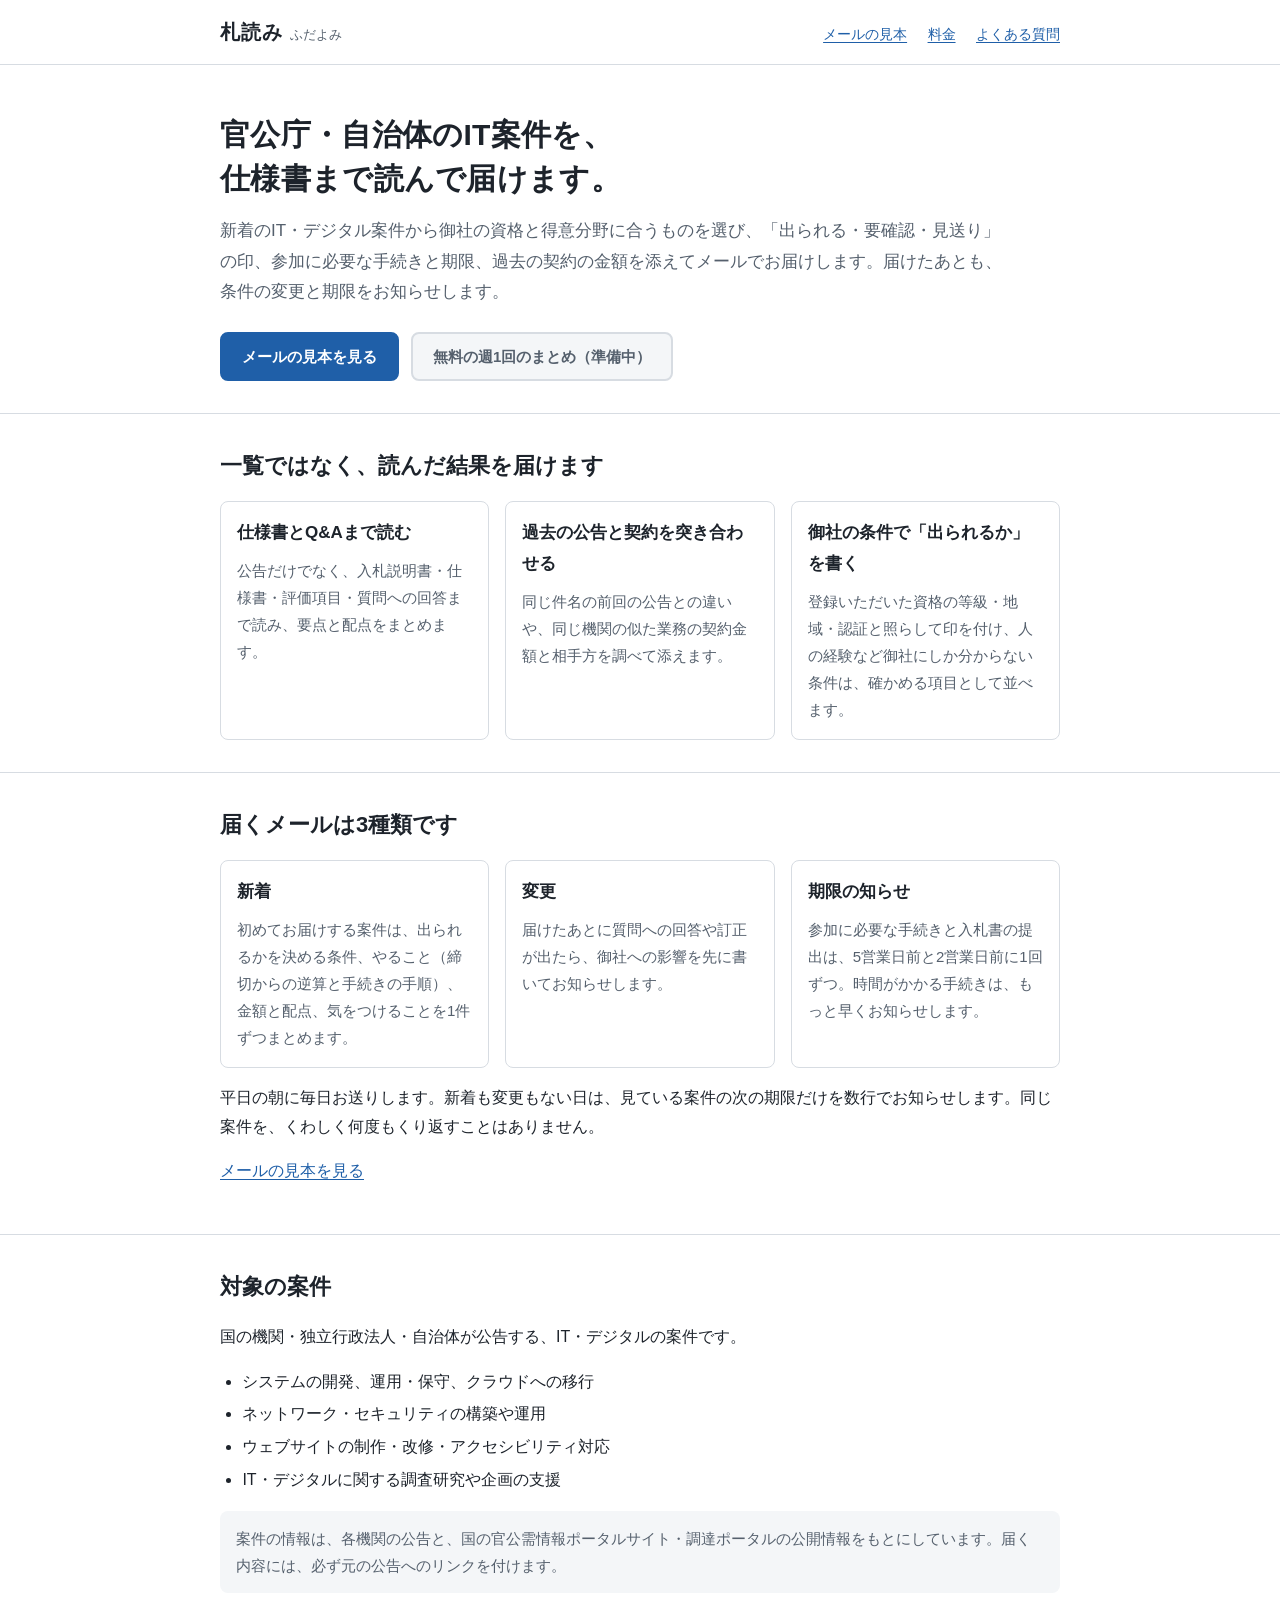
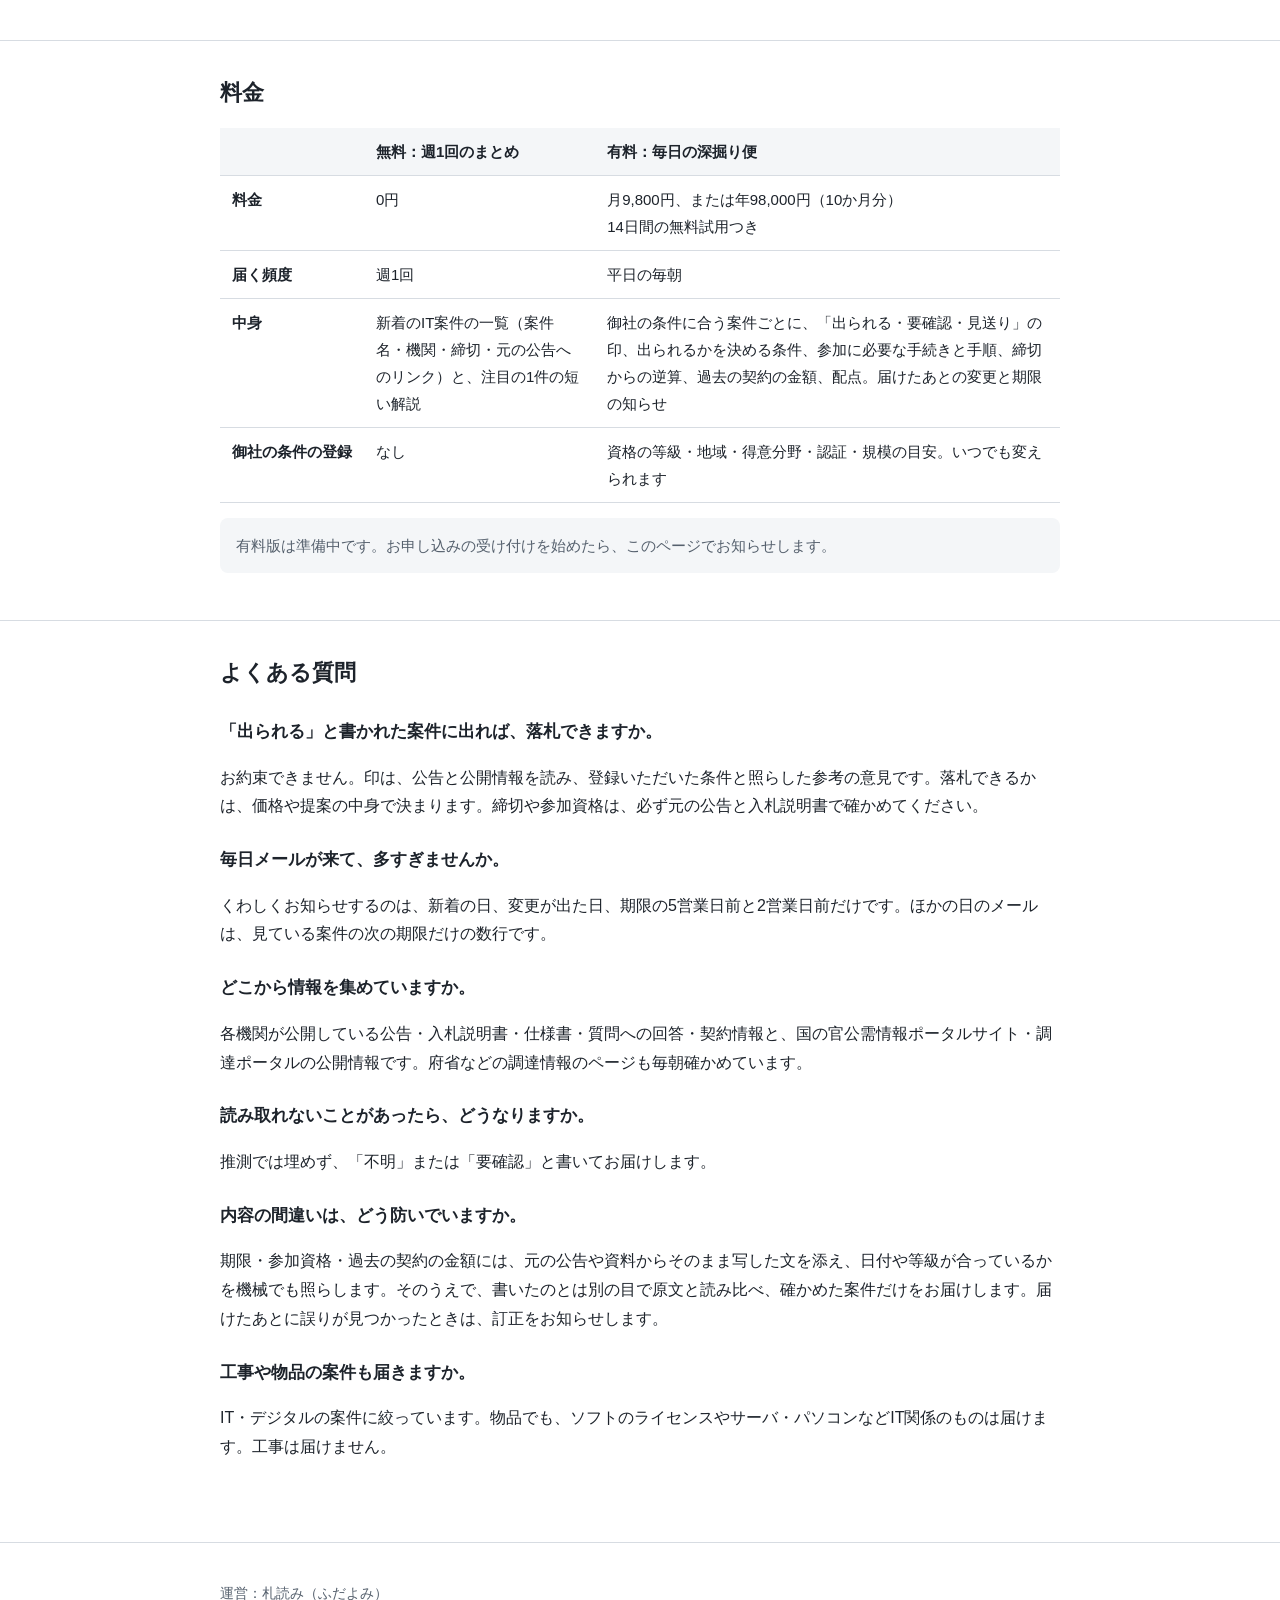
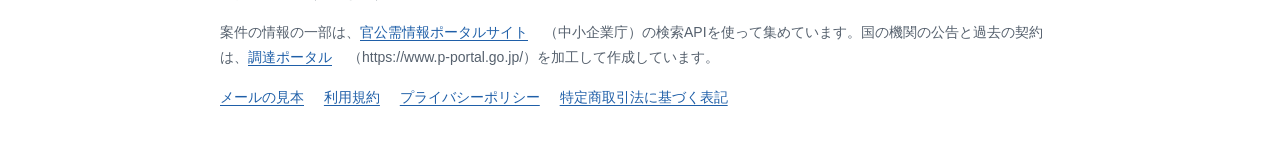
<file: index.html>
<!doctype html>
<html lang="ja">
<head>
<meta charset="utf-8">
<meta name="viewport" content="width=device-width, initial-scale=1">
<title>札読み｜官公庁・自治体のIT案件を、仕様書まで読んで届ける</title>
<meta name="description" content="官公庁・自治体のIT・デジタル案件を、公告・仕様書・Q&Aまで読み、御社が出られるか、参加に必要な手続きと期限、過去の契約の金額を添えてメールで届けます。">
<link rel="stylesheet" href="style.css">
</head>
<body>
<a class="skip" href="#main">本文へ移動</a>
<header class="site">
  <div class="wrap">
    <a class="brand" href="./">札読み<small>ふだよみ</small></a>
    <nav class="site" aria-label="サイト内">
      <a href="samples/">メールの見本</a>
      <a href="#price">料金</a>
      <a href="#faq">よくある質問</a>
    </nav>
  </div>
</header>

<main id="main">
  <div class="wrap">
    <div class="hero">
      <h1>官公庁・自治体のIT案件を、<br>仕様書まで読んで届けます。</h1>
      <p class="lead">新着のIT・デジタル案件から御社の資格と得意分野に合うものを選び、「出られる・要確認・見送り」の印、参加に必要な手続きと期限、過去の契約の金額を添えてメールでお届けします。届けたあとも、条件の変更と期限をお知らせします。</p>
      <div class="actions">
        <a class="btn primary" href="samples/">メールの見本を見る</a>
        <span class="btn secondary" aria-disabled="true">無料の週1回のまとめ（準備中）</span>
      </div>
    </div>
  </div>

  <section aria-labelledby="why">
    <div class="wrap">
      <h2 id="why">一覧ではなく、読んだ結果を届けます</h2>
      <div class="grid3">
        <div class="card">
          <h3>仕様書とQ&amp;Aまで読む</h3>
          <p>公告だけでなく、入札説明書・仕様書・評価項目・質問への回答まで読み、要点と配点をまとめます。</p>
        </div>
        <div class="card">
          <h3>過去の公告と契約を突き合わせる</h3>
          <p>同じ件名の前回の公告との違いや、同じ機関の似た業務の契約金額と相手方を調べて添えます。</p>
        </div>
        <div class="card">
          <h3>御社の条件で「出られるか」を書く</h3>
          <p>登録いただいた資格の等級・地域・認証と照らして印を付け、人の経験など御社にしか分からない条件は、確かめる項目として並べます。</p>
        </div>
      </div>
    </div>
  </section>

  <section aria-labelledby="mail">
    <div class="wrap">
      <h2 id="mail">届くメールは3種類です</h2>
      <div class="grid3">
        <div class="card">
          <h3>新着</h3>
          <p>初めてお届けする案件は、出られるかを決める条件、やること（締切からの逆算と手続きの手順）、金額と配点、気をつけることを1件ずつまとめます。</p>
        </div>
        <div class="card">
          <h3>変更</h3>
          <p>届けたあとに質問への回答や訂正が出たら、御社への影響を先に書いてお知らせします。</p>
        </div>
        <div class="card">
          <h3>期限の知らせ</h3>
          <p>参加に必要な手続きと入札書の提出は、5営業日前と2営業日前に1回ずつ。時間がかかる手続きは、もっと早くお知らせします。</p>
        </div>
      </div>
      <p>平日の朝に毎日お送りします。新着も変更もない日は、見ている案件の次の期限だけを数行でお知らせします。同じ案件を、くわしく何度もくり返すことはありません。</p>
      <p><a href="samples/">メールの見本を見る</a></p>
    </div>
  </section>

  <section aria-labelledby="scope">
    <div class="wrap">
      <h2 id="scope">対象の案件</h2>
      <p>国の機関・独立行政法人・自治体が公告する、IT・デジタルの案件です。</p>
      <ul>
        <li>システムの開発、運用・保守、クラウドへの移行</li>
        <li>ネットワーク・セキュリティの構築や運用</li>
        <li>ウェブサイトの制作・改修・アクセシビリティ対応</li>
        <li>IT・デジタルに関する調査研究や企画の支援</li>
      </ul>
      <p class="note">案件の情報は、各機関の公告と、国の官公需情報ポータルサイト・調達ポータルの公開情報をもとにしています。届く内容には、必ず元の公告へのリンクを付けます。</p>
    </div>
  </section>

  <section id="price" aria-labelledby="price-h">
    <div class="wrap">
      <h2 id="price-h">料金</h2>
      <div class="table-scroll">
        <table>
          <thead>
            <tr><th scope="col"></th><th scope="col">無料：週1回のまとめ</th><th scope="col">有料：毎日の深掘り便</th></tr>
          </thead>
          <tbody>
            <tr><th scope="row">料金</th><td>0円</td><td>月9,800円、または年98,000円（10か月分）<br>14日間の無料試用つき</td></tr>
            <tr><th scope="row">届く頻度</th><td>週1回</td><td>平日の毎朝</td></tr>
            <tr><th scope="row">中身</th><td>新着のIT案件の一覧（案件名・機関・締切・元の公告へのリンク）と、注目の1件の短い解説</td><td>御社の条件に合う案件ごとに、「出られる・要確認・見送り」の印、出られるかを決める条件、参加に必要な手続きと手順、締切からの逆算、過去の契約の金額、配点。届けたあとの変更と期限の知らせ</td></tr>
            <tr><th scope="row">御社の条件の登録</th><td>なし</td><td>資格の等級・地域・得意分野・認証・規模の目安。いつでも変えられます</td></tr>
          </tbody>
        </table>
      </div>
      <p class="note">有料版は準備中です。お申し込みの受け付けを始めたら、このページでお知らせします。</p>
    </div>
  </section>

  <section id="faq" aria-labelledby="faq-h">
    <div class="wrap">
      <h2 id="faq-h">よくある質問</h2>
      <h3>「出られる」と書かれた案件に出れば、落札できますか。</h3>
      <p>お約束できません。印は、公告と公開情報を読み、登録いただいた条件と照らした参考の意見です。落札できるかは、価格や提案の中身で決まります。締切や参加資格は、必ず元の公告と入札説明書で確かめてください。</p>
      <h3>毎日メールが来て、多すぎませんか。</h3>
      <p>くわしくお知らせするのは、新着の日、変更が出た日、期限の5営業日前と2営業日前だけです。ほかの日のメールは、見ている案件の次の期限だけの数行です。</p>
      <h3>どこから情報を集めていますか。</h3>
      <p>各機関が公開している公告・入札説明書・仕様書・質問への回答・契約情報と、国の官公需情報ポータルサイト・調達ポータルの公開情報です。府省などの調達情報のページも毎朝確かめています。</p>
      <h3>読み取れないことがあったら、どうなりますか。</h3>
      <p>推測では埋めず、「不明」または「要確認」と書いてお届けします。</p>
      <h3>内容の間違いは、どう防いでいますか。</h3>
      <p>期限・参加資格・過去の契約の金額には、元の公告や資料からそのまま写した文を添え、日付や等級が合っているかを機械でも照らします。そのうえで、書いたのとは別の目で原文と読み比べ、確かめた案件だけをお届けします。届けたあとに誤りが見つかったときは、訂正をお知らせします。</p>
      <h3>工事や物品の案件も届きますか。</h3>
      <p>IT・デジタルの案件に絞っています。物品でも、ソフトのライセンスやサーバ・パソコンなどIT関係のものは届けます。工事は届けません。</p>
    </div>
  </section>
</main>

<footer class="site">
  <div class="wrap">
    <p>運営：札読み（ふだよみ）</p>
    <p>案件の情報の一部は、<a href="https://www.kkj.go.jp/s/">官公需情報ポータルサイト</a>（中小企業庁）の検索APIを使って集めています。国の機関の公告と過去の契約は、<a href="https://www.p-portal.go.jp/">調達ポータル</a>（https://www.p-portal.go.jp/）を加工して作成しています。</p>
    <p>
      <a href="samples/">メールの見本</a>
      <a href="terms.html">利用規約</a>
      <a href="privacy.html">プライバシーポリシー</a> <a href="tokushoho.html">特定商取引法に基づく表記</a>
    </p>
  </div>
</footer>
</body>
</html>
</file>
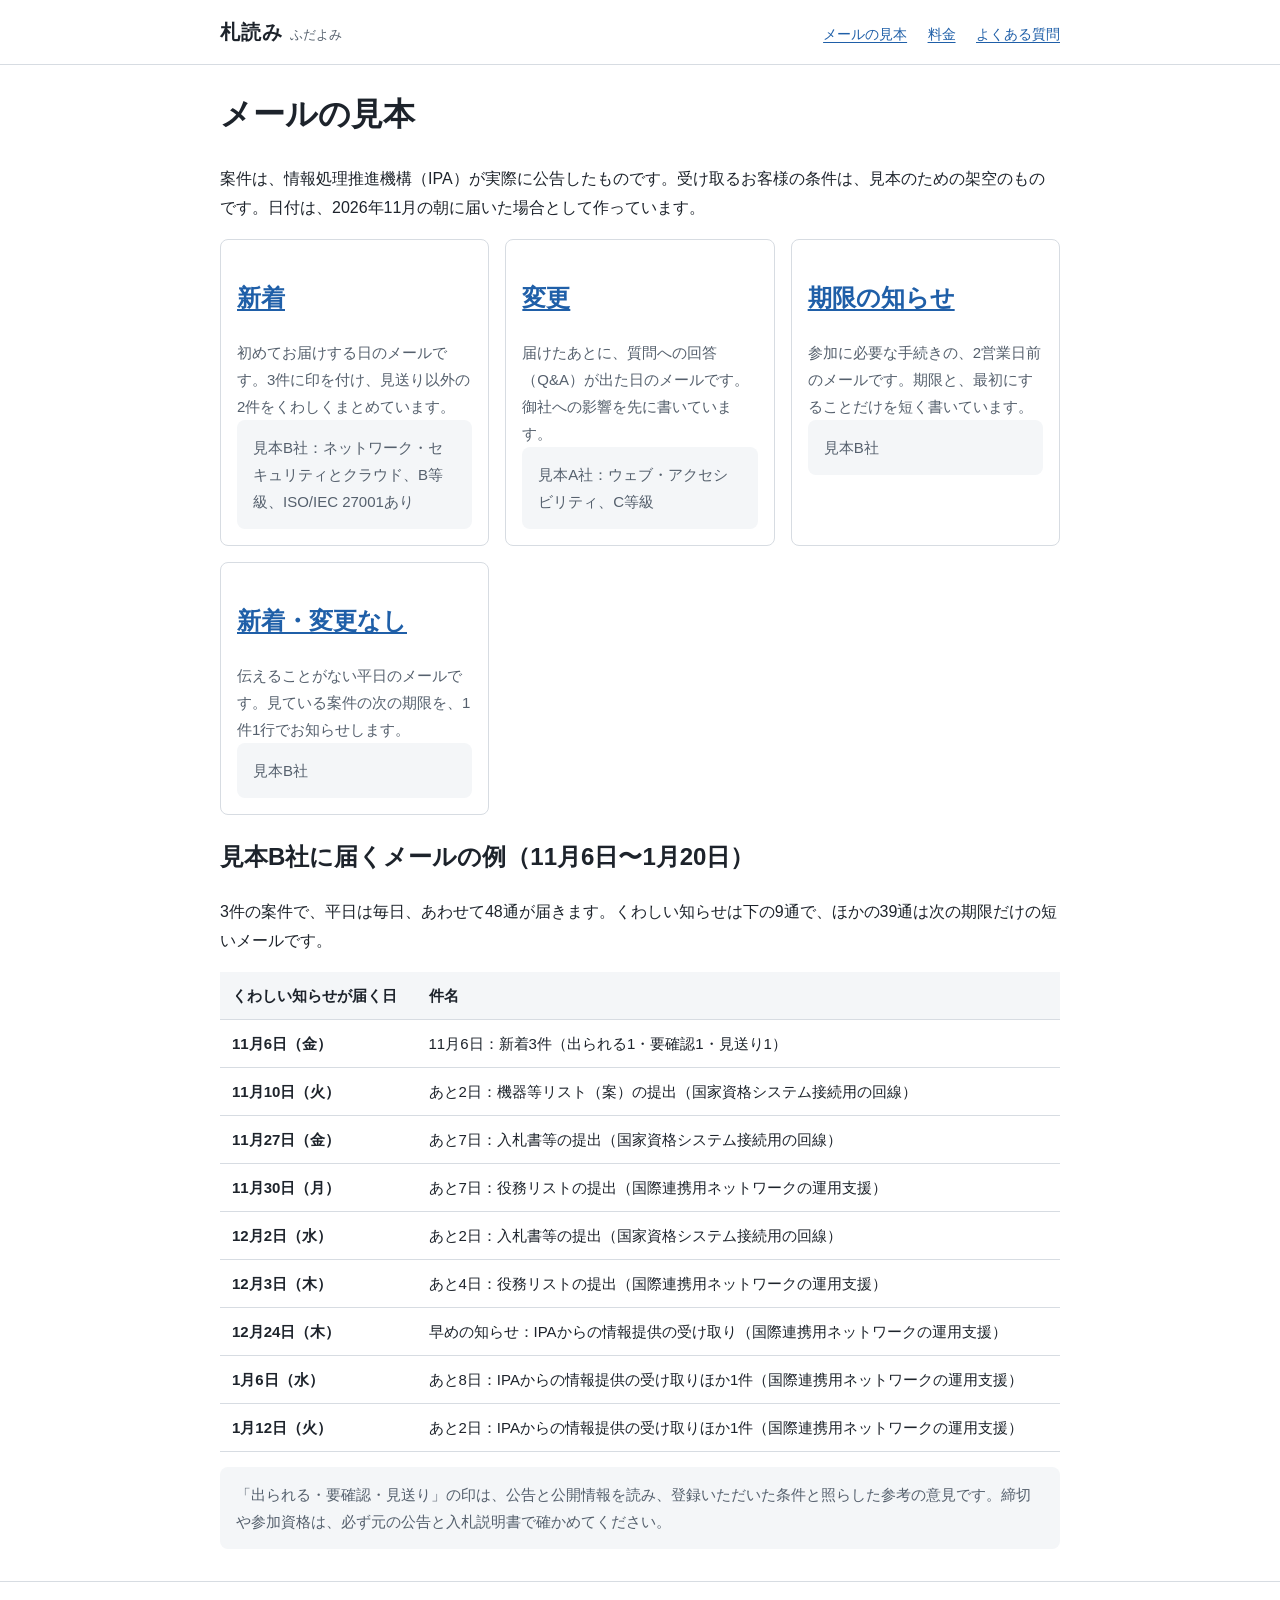
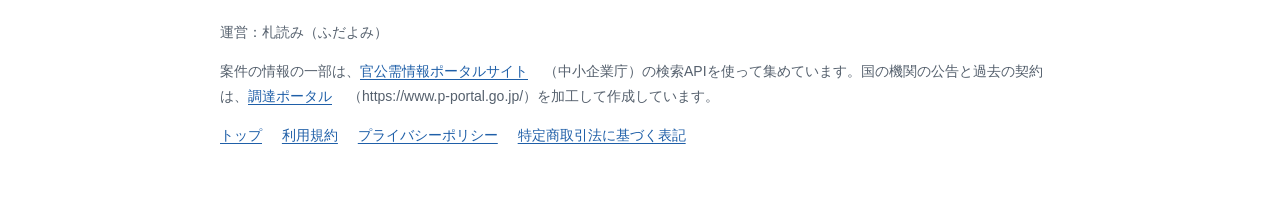
<file: samples/index.html>
<!doctype html>
<html lang="ja">
<head>
<meta charset="utf-8">
<meta name="viewport" content="width=device-width, initial-scale=1">
<title>メールの見本｜札読み</title>
<meta name="description" content="札読みの有料版で届く、新着・変更・期限の知らせ・新着変更なしのメールの見本です。">
<link rel="stylesheet" href="../style.css">
</head>
<body>
<a class="skip" href="#main">本文へ移動</a>
<header class="site">
  <div class="wrap">
    <a class="brand" href="../">札読み<small>ふだよみ</small></a>
    <nav class="site" aria-label="サイト内">
      <a href="./" aria-current="page">メールの見本</a>
      <a href="../#price">料金</a>
      <a href="../#faq">よくある質問</a>
    </nav>
  </div>
</header>

<main id="main">
  <div class="wrap">
    <h1>メールの見本</h1>
    <p>案件は、情報処理推進機構（IPA）が実際に公告したものです。受け取るお客様の条件は、見本のための架空のものです。日付は、2026年11月の朝に届いた場合として作っています。</p>

    <div class="grid3">
      <div class="card">
        <h2><a href="mail-new.html">新着</a></h2>
        <p>初めてお届けする日のメールです。3件に印を付け、見送り以外の2件をくわしくまとめています。</p>
        <p class="note">見本B社：ネットワーク・セキュリティとクラウド、B等級、ISO/IEC 27001あり</p>
      </div>
      <div class="card">
        <h2><a href="mail-change.html">変更</a></h2>
        <p>届けたあとに、質問への回答（Q&amp;A）が出た日のメールです。御社への影響を先に書いています。</p>
        <p class="note">見本A社：ウェブ・アクセシビリティ、C等級</p>
      </div>
      <div class="card">
        <h2><a href="mail-deadline.html">期限の知らせ</a></h2>
        <p>参加に必要な手続きの、2営業日前のメールです。期限と、最初にすることだけを短く書いています。</p>
        <p class="note">見本B社</p>
      </div>
      <div class="card">
        <h2><a href="mail-quiet.html">新着・変更なし</a></h2>
        <p>伝えることがない平日のメールです。見ている案件の次の期限を、1件1行でお知らせします。</p>
        <p class="note">見本B社</p>
      </div>
    </div>

    <h2>見本B社に届くメールの例（11月6日〜1月20日）</h2>
    <p>3件の案件で、平日は毎日、あわせて48通が届きます。くわしい知らせは下の9通で、ほかの39通は次の期限だけの短いメールです。</p>
    <div class="table-scroll">
      <table>
        <thead><tr><th scope="col">くわしい知らせが届く日</th><th scope="col">件名</th></tr></thead>
        <tbody><tr><th scope="row">11月6日（金）</th><td>11月6日：新着3件（出られる1・要確認1・見送り1）</td></tr><tr><th scope="row">11月10日（火）</th><td>あと2日：機器等リスト（案）の提出（国家資格システム接続用の回線）</td></tr><tr><th scope="row">11月27日（金）</th><td>あと7日：入札書等の提出（国家資格システム接続用の回線）</td></tr><tr><th scope="row">11月30日（月）</th><td>あと7日：役務リストの提出（国際連携用ネットワークの運用支援）</td></tr><tr><th scope="row">12月2日（水）</th><td>あと2日：入札書等の提出（国家資格システム接続用の回線）</td></tr><tr><th scope="row">12月3日（木）</th><td>あと4日：役務リストの提出（国際連携用ネットワークの運用支援）</td></tr><tr><th scope="row">12月24日（木）</th><td>早めの知らせ：IPAからの情報提供の受け取り（国際連携用ネットワークの運用支援）</td></tr><tr><th scope="row">1月6日（水）</th><td>あと8日：IPAからの情報提供の受け取りほか1件（国際連携用ネットワークの運用支援）</td></tr><tr><th scope="row">1月12日（火）</th><td>あと2日：IPAからの情報提供の受け取りほか1件（国際連携用ネットワークの運用支援）</td></tr></tbody>
      </table>
    </div>
    <p class="note">「出られる・要確認・見送り」の印は、公告と公開情報を読み、登録いただいた条件と照らした参考の意見です。締切や参加資格は、必ず元の公告と入札説明書で確かめてください。</p>
  </div>
</main>

<footer class="site">
  <div class="wrap">
    <p>運営：札読み（ふだよみ）</p>
    <p>案件の情報の一部は、<a href="https://www.kkj.go.jp/s/">官公需情報ポータルサイト</a>（中小企業庁）の検索APIを使って集めています。国の機関の公告と過去の契約は、<a href="https://www.p-portal.go.jp/">調達ポータル</a>（https://www.p-portal.go.jp/）を加工して作成しています。</p>
    <p><a href="../">トップ</a> <a href="../terms.html">利用規約</a> <a href="../privacy.html">プライバシーポリシー</a> <a href="../tokushoho.html">特定商取引法に基づく表記</a></p>
  </div>
</footer>
</body>
</html>
</file>
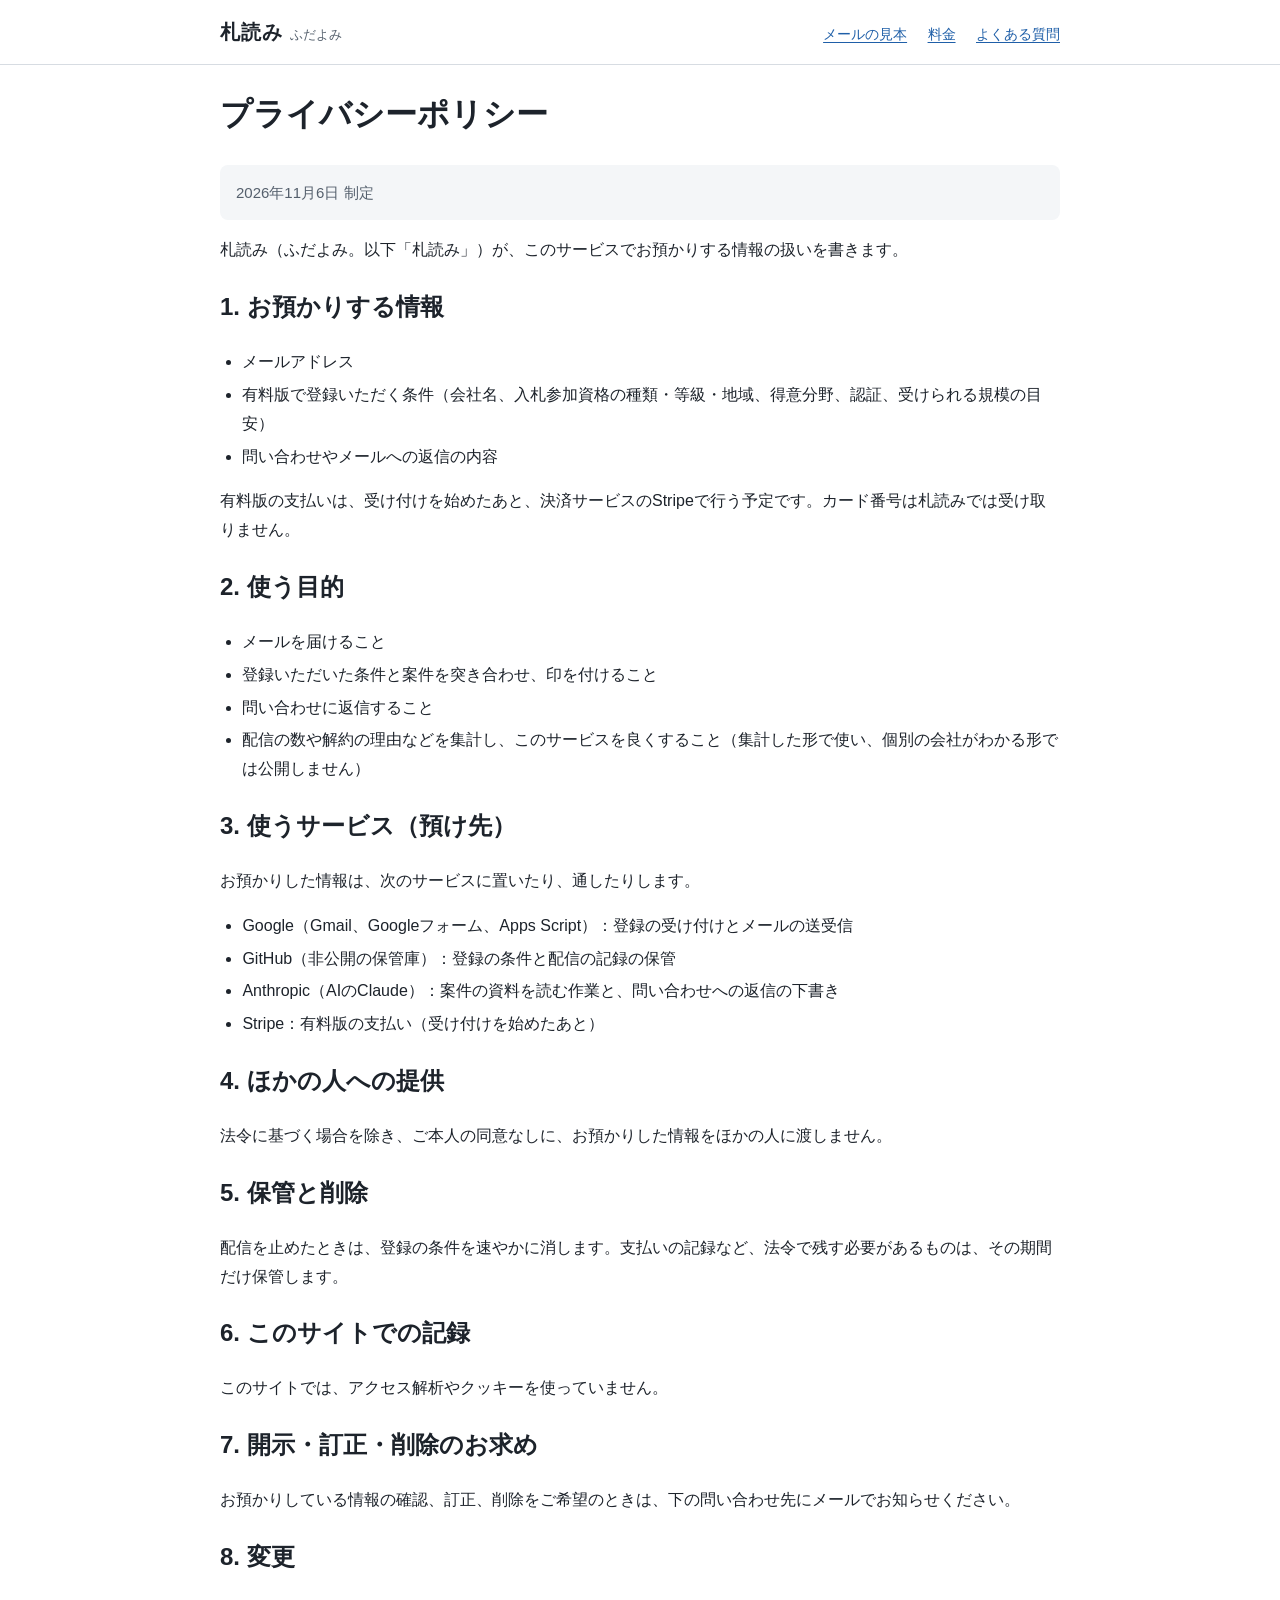
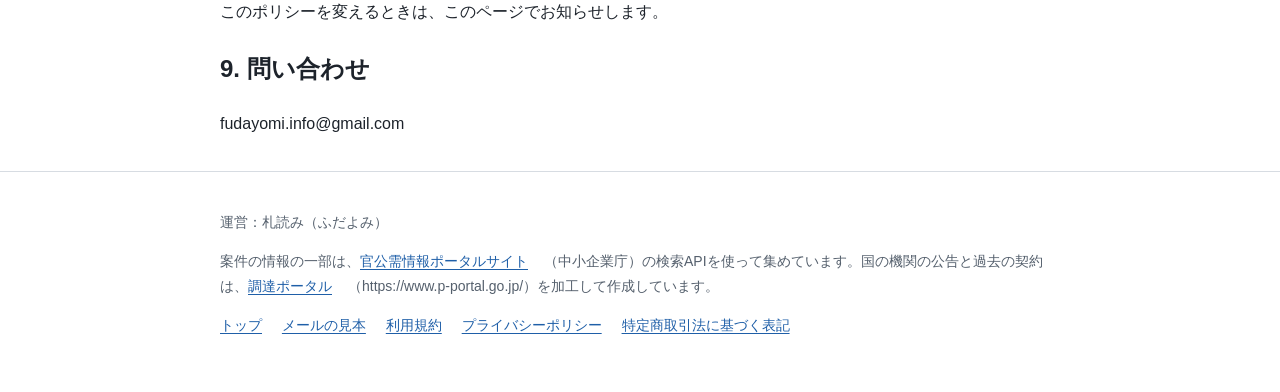
<file: privacy.html>
<!doctype html>
<html lang="ja">
<head>
<meta charset="utf-8">
<meta name="viewport" content="width=device-width, initial-scale=1">
<title>プライバシーポリシー｜札読み</title>
<meta name="description" content="札読み（ふだよみ）のプライバシーポリシーです。">
<link rel="stylesheet" href="style.css">
</head>
<body>
<a class="skip" href="#main">本文へ移動</a>
<header class="site">
  <div class="wrap">
    <a class="brand" href="./">札読み<small>ふだよみ</small></a>
    <nav class="site" aria-label="サイト内">
      <a href="samples/">メールの見本</a>
      <a href="./#price">料金</a>
      <a href="./#faq">よくある質問</a>
    </nav>
  </div>
</header>

<main id="main">
  <div class="wrap">
    <h1>プライバシーポリシー</h1>
    <p class="note">2026年11月6日 制定</p>
    <p>札読み（ふだよみ。以下「札読み」）が、このサービスでお預かりする情報の扱いを書きます。</p>

    <h2>1. お預かりする情報</h2>
    <ul>
      <li>メールアドレス</li>
      <li>有料版で登録いただく条件（会社名、入札参加資格の種類・等級・地域、得意分野、認証、受けられる規模の目安）</li>
      <li>問い合わせやメールへの返信の内容</li>
    </ul>
    <p>有料版の支払いは、受け付けを始めたあと、決済サービスのStripeで行う予定です。カード番号は札読みでは受け取りません。</p>

    <h2>2. 使う目的</h2>
    <ul>
      <li>メールを届けること</li>
      <li>登録いただいた条件と案件を突き合わせ、印を付けること</li>
      <li>問い合わせに返信すること</li>
      <li>配信の数や解約の理由などを集計し、このサービスを良くすること（集計した形で使い、個別の会社がわかる形では公開しません）</li>
    </ul>

    <h2>3. 使うサービス（預け先）</h2>
    <p>お預かりした情報は、次のサービスに置いたり、通したりします。</p>
    <ul>
      <li>Google（Gmail、Googleフォーム、Apps Script）：登録の受け付けとメールの送受信</li>
      <li>GitHub（非公開の保管庫）：登録の条件と配信の記録の保管</li>
      <li>Anthropic（AIのClaude）：案件の資料を読む作業と、問い合わせへの返信の下書き</li>
      <li>Stripe：有料版の支払い（受け付けを始めたあと）</li>
    </ul>

    <h2>4. ほかの人への提供</h2>
    <p>法令に基づく場合を除き、ご本人の同意なしに、お預かりした情報をほかの人に渡しません。</p>

    <h2>5. 保管と削除</h2>
    <p>配信を止めたときは、登録の条件を速やかに消します。支払いの記録など、法令で残す必要があるものは、その期間だけ保管します。</p>

    <h2>6. このサイトでの記録</h2>
    <p>このサイトでは、アクセス解析やクッキーを使っていません。</p>

    <h2>7. 開示・訂正・削除のお求め</h2>
    <p>お預かりしている情報の確認、訂正、削除をご希望のときは、下の問い合わせ先にメールでお知らせください。</p>

    <h2>8. 変更</h2>
    <p>このポリシーを変えるときは、このページでお知らせします。</p>

    <h2>9. 問い合わせ</h2>
    <p>fudayomi.info@gmail.com</p>
  </div>
</main>

<footer class="site">
  <div class="wrap">
    <p>運営：札読み（ふだよみ）</p>
    <p>案件の情報の一部は、<a href="https://www.kkj.go.jp/s/">官公需情報ポータルサイト</a>（中小企業庁）の検索APIを使って集めています。国の機関の公告と過去の契約は、<a href="https://www.p-portal.go.jp/">調達ポータル</a>（https://www.p-portal.go.jp/）を加工して作成しています。</p>
    <p><a href="./">トップ</a> <a href="samples/">メールの見本</a> <a href="terms.html">利用規約</a> <a href="privacy.html">プライバシーポリシー</a> <a href="tokushoho.html">特定商取引法に基づく表記</a></p>
  </div>
</footer>
</body>
</html>
</file>
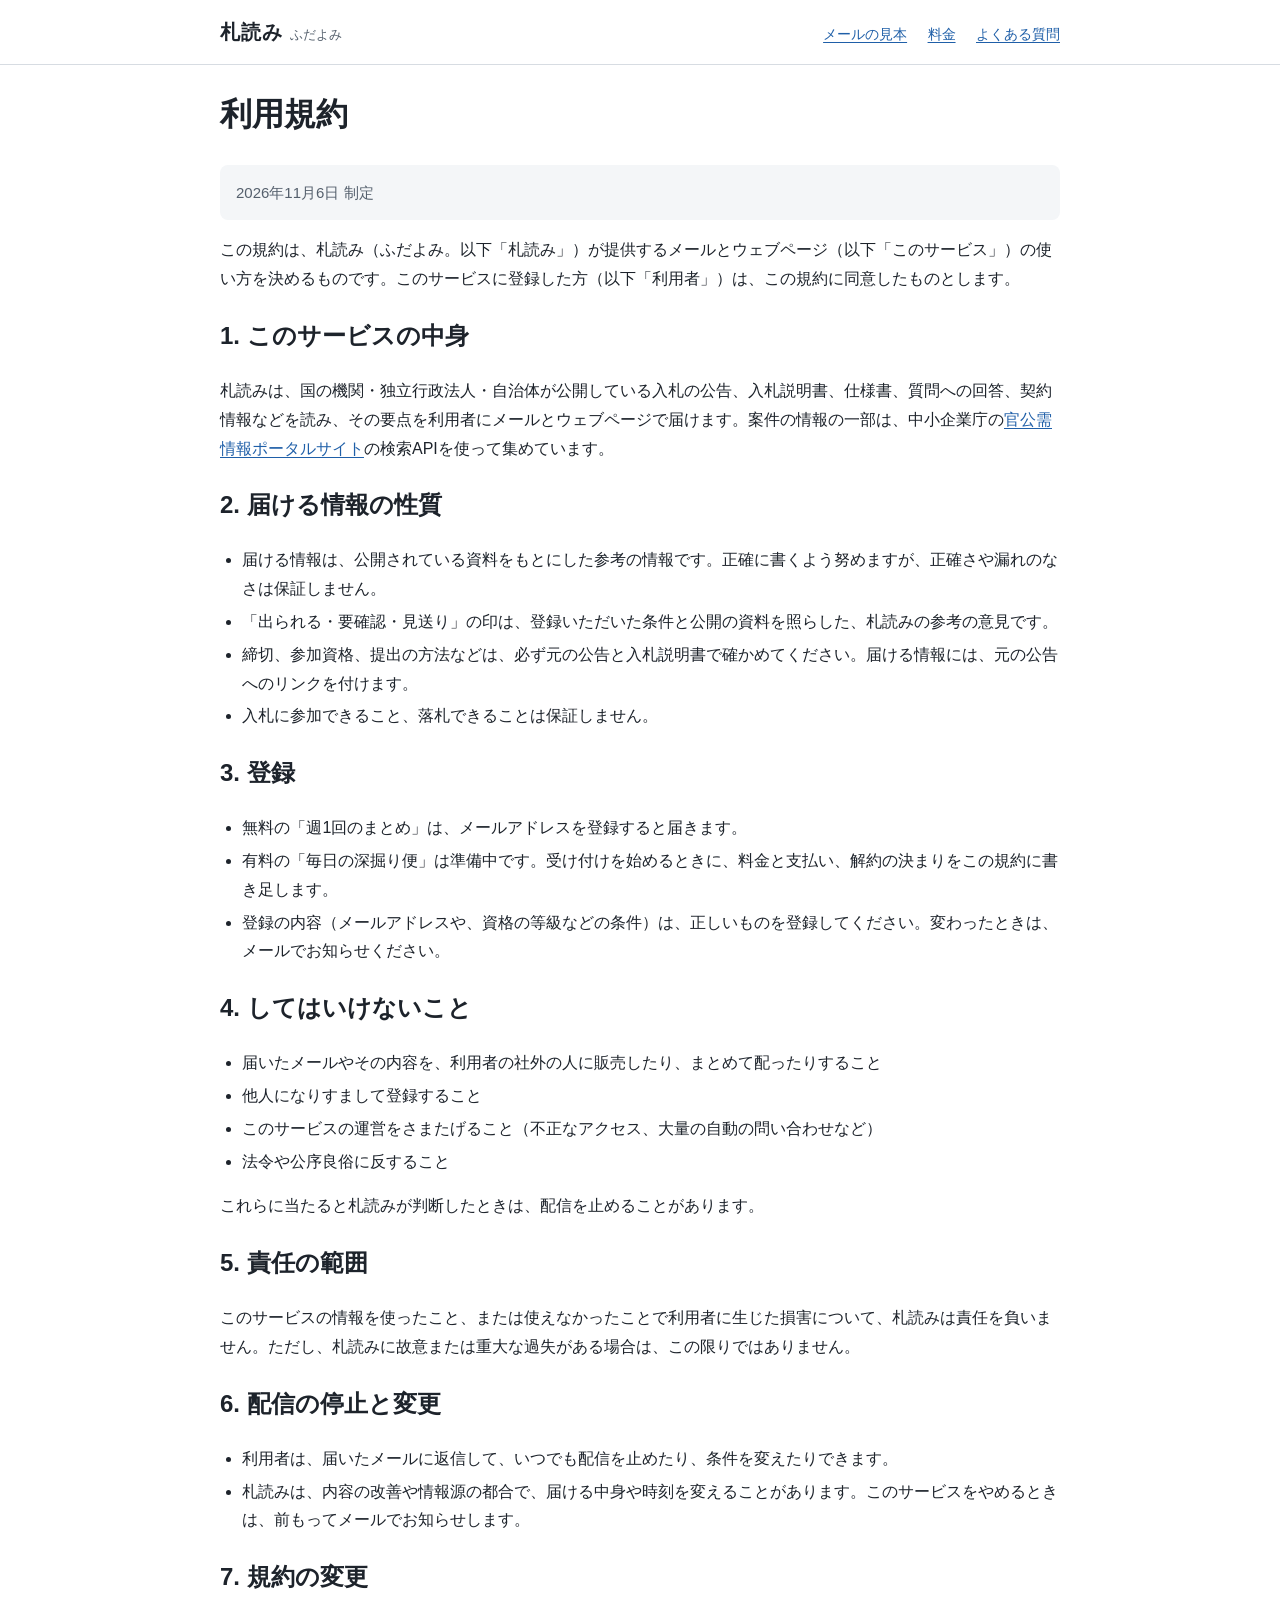
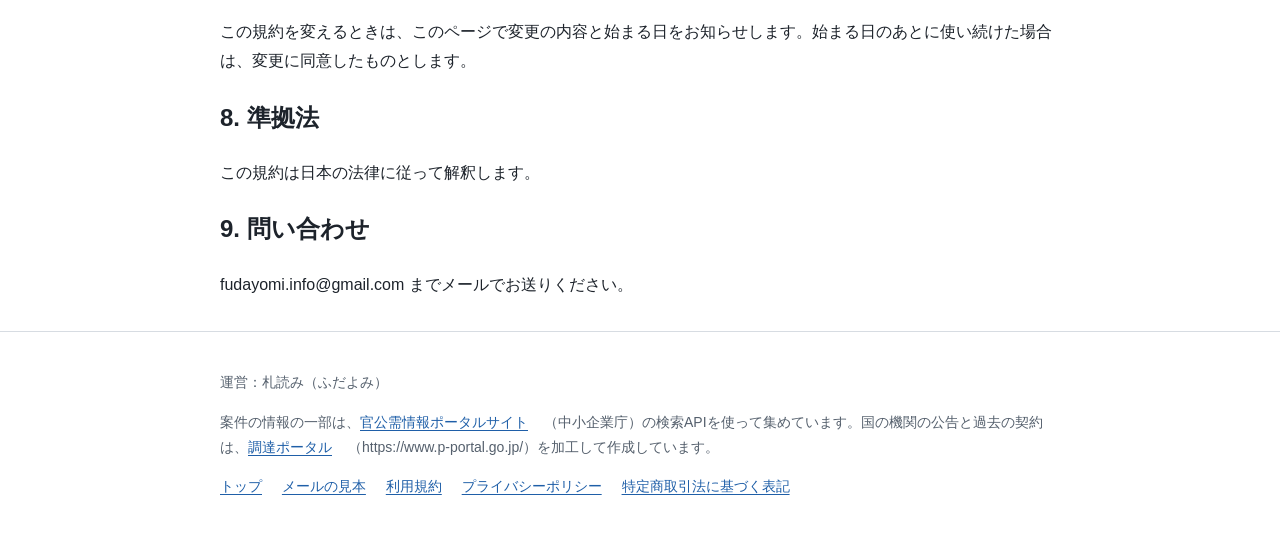
<file: terms.html>
<!doctype html>
<html lang="ja">
<head>
<meta charset="utf-8">
<meta name="viewport" content="width=device-width, initial-scale=1">
<title>利用規約｜札読み</title>
<meta name="description" content="札読み（ふだよみ）の利用規約です。">
<link rel="stylesheet" href="style.css">
</head>
<body>
<a class="skip" href="#main">本文へ移動</a>
<header class="site">
  <div class="wrap">
    <a class="brand" href="./">札読み<small>ふだよみ</small></a>
    <nav class="site" aria-label="サイト内">
      <a href="samples/">メールの見本</a>
      <a href="./#price">料金</a>
      <a href="./#faq">よくある質問</a>
    </nav>
  </div>
</header>

<main id="main">
  <div class="wrap">
    <h1>利用規約</h1>
    <p class="note">2026年11月6日 制定</p>
    <p>この規約は、札読み（ふだよみ。以下「札読み」）が提供するメールとウェブページ（以下「このサービス」）の使い方を決めるものです。このサービスに登録した方（以下「利用者」）は、この規約に同意したものとします。</p>

    <h2>1. このサービスの中身</h2>
    <p>札読みは、国の機関・独立行政法人・自治体が公開している入札の公告、入札説明書、仕様書、質問への回答、契約情報などを読み、その要点を利用者にメールとウェブページで届けます。案件の情報の一部は、中小企業庁の<a href="https://www.kkj.go.jp/s/">官公需情報ポータルサイト</a>の検索APIを使って集めています。</p>

    <h2>2. 届ける情報の性質</h2>
    <ul>
      <li>届ける情報は、公開されている資料をもとにした参考の情報です。正確に書くよう努めますが、正確さや漏れのなさは保証しません。</li>
      <li>「出られる・要確認・見送り」の印は、登録いただいた条件と公開の資料を照らした、札読みの参考の意見です。</li>
      <li>締切、参加資格、提出の方法などは、必ず元の公告と入札説明書で確かめてください。届ける情報には、元の公告へのリンクを付けます。</li>
      <li>入札に参加できること、落札できることは保証しません。</li>
    </ul>

    <h2>3. 登録</h2>
    <ul>
      <li>無料の「週1回のまとめ」は、メールアドレスを登録すると届きます。</li>
      <li>有料の「毎日の深掘り便」は準備中です。受け付けを始めるときに、料金と支払い、解約の決まりをこの規約に書き足します。</li>
      <li>登録の内容（メールアドレスや、資格の等級などの条件）は、正しいものを登録してください。変わったときは、メールでお知らせください。</li>
    </ul>

    <h2>4. してはいけないこと</h2>
    <ul>
      <li>届いたメールやその内容を、利用者の社外の人に販売したり、まとめて配ったりすること</li>
      <li>他人になりすまして登録すること</li>
      <li>このサービスの運営をさまたげること（不正なアクセス、大量の自動の問い合わせなど）</li>
      <li>法令や公序良俗に反すること</li>
    </ul>
    <p>これらに当たると札読みが判断したときは、配信を止めることがあります。</p>

    <h2>5. 責任の範囲</h2>
    <p>このサービスの情報を使ったこと、または使えなかったことで利用者に生じた損害について、札読みは責任を負いません。ただし、札読みに故意または重大な過失がある場合は、この限りではありません。</p>

    <h2>6. 配信の停止と変更</h2>
    <ul>
      <li>利用者は、届いたメールに返信して、いつでも配信を止めたり、条件を変えたりできます。</li>
      <li>札読みは、内容の改善や情報源の都合で、届ける中身や時刻を変えることがあります。このサービスをやめるときは、前もってメールでお知らせします。</li>
    </ul>

    <h2>7. 規約の変更</h2>
    <p>この規約を変えるときは、このページで変更の内容と始まる日をお知らせします。始まる日のあとに使い続けた場合は、変更に同意したものとします。</p>

    <h2>8. 準拠法</h2>
    <p>この規約は日本の法律に従って解釈します。</p>

    <h2>9. 問い合わせ</h2>
    <p>fudayomi.info@gmail.com までメールでお送りください。</p>
  </div>
</main>

<footer class="site">
  <div class="wrap">
    <p>運営：札読み（ふだよみ）</p>
    <p>案件の情報の一部は、<a href="https://www.kkj.go.jp/s/">官公需情報ポータルサイト</a>（中小企業庁）の検索APIを使って集めています。国の機関の公告と過去の契約は、<a href="https://www.p-portal.go.jp/">調達ポータル</a>（https://www.p-portal.go.jp/）を加工して作成しています。</p>
    <p><a href="./">トップ</a> <a href="samples/">メールの見本</a> <a href="terms.html">利用規約</a> <a href="privacy.html">プライバシーポリシー</a> <a href="tokushoho.html">特定商取引法に基づく表記</a></p>
  </div>
</footer>
</body>
</html>
</file>
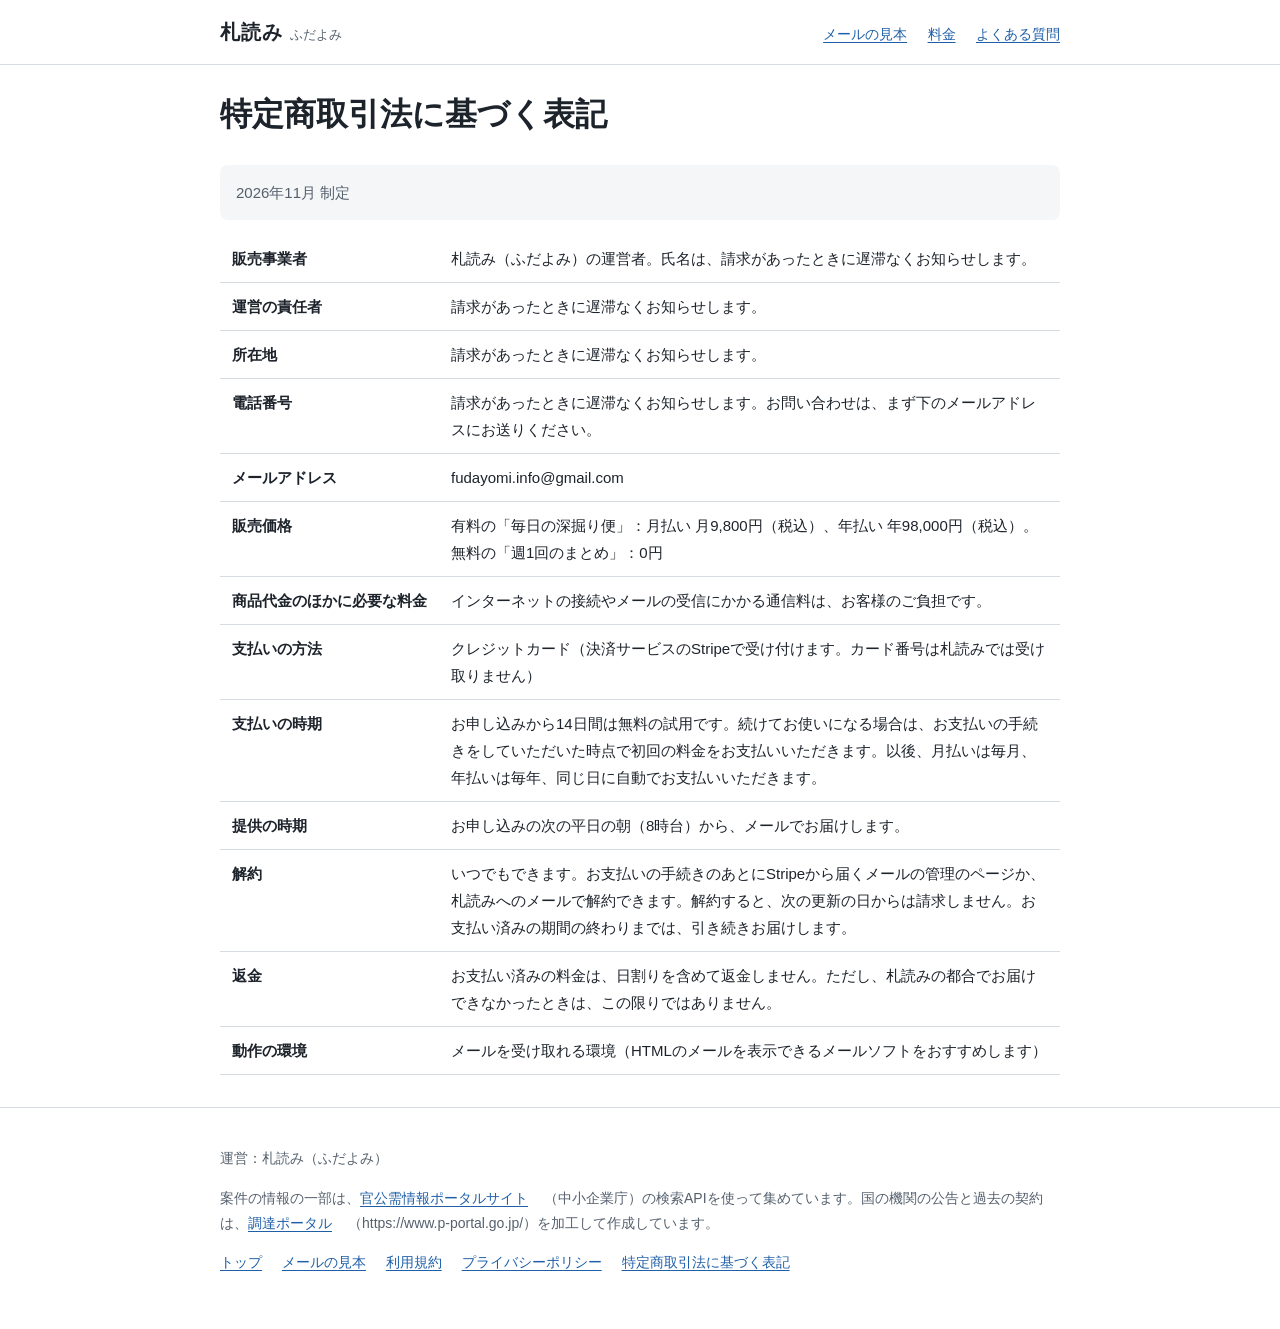
<file: tokushoho.html>
<!doctype html>
<html lang="ja">
<head>
<meta charset="utf-8">
<meta name="viewport" content="width=device-width, initial-scale=1">
<title>特定商取引法に基づく表記｜札読み</title>
<meta name="description" content="札読み（ふだよみ）の特定商取引法に基づく表記です。">
<link rel="stylesheet" href="style.css">
</head>
<body>
<a class="skip" href="#main">本文へ移動</a>
<header class="site">
  <div class="wrap">
    <a class="brand" href="./">札読み<small>ふだよみ</small></a>
    <nav class="site" aria-label="サイト内">
      <a href="samples/">メールの見本</a>
      <a href="./#price">料金</a>
      <a href="./#faq">よくある質問</a>
    </nav>
  </div>
</header>

<main id="main">
  <div class="wrap">
    <h1>特定商取引法に基づく表記</h1>
    <p class="note">2026年11月 制定</p>
    <div class="table-scroll">
      <table>
        <tbody>
          <tr><th scope="row">販売事業者</th><td>札読み（ふだよみ）の運営者。氏名は、請求があったときに遅滞なくお知らせします。</td></tr>
          <tr><th scope="row">運営の責任者</th><td>請求があったときに遅滞なくお知らせします。</td></tr>
          <tr><th scope="row">所在地</th><td>請求があったときに遅滞なくお知らせします。</td></tr>
          <tr><th scope="row">電話番号</th><td>請求があったときに遅滞なくお知らせします。お問い合わせは、まず下のメールアドレスにお送りください。</td></tr>
          <tr><th scope="row">メールアドレス</th><td>fudayomi.info@gmail.com</td></tr>
          <tr><th scope="row">販売価格</th><td>有料の「毎日の深掘り便」：月払い 月9,800円（税込）、年払い 年98,000円（税込）。無料の「週1回のまとめ」：0円</td></tr>
          <tr><th scope="row">商品代金のほかに必要な料金</th><td>インターネットの接続やメールの受信にかかる通信料は、お客様のご負担です。</td></tr>
          <tr><th scope="row">支払いの方法</th><td>クレジットカード（決済サービスのStripeで受け付けます。カード番号は札読みでは受け取りません）</td></tr>
          <tr><th scope="row">支払いの時期</th><td>お申し込みから14日間は無料の試用です。続けてお使いになる場合は、お支払いの手続きをしていただいた時点で初回の料金をお支払いいただきます。以後、月払いは毎月、年払いは毎年、同じ日に自動でお支払いいただきます。</td></tr>
          <tr><th scope="row">提供の時期</th><td>お申し込みの次の平日の朝（8時台）から、メールでお届けします。</td></tr>
          <tr><th scope="row">解約</th><td>いつでもできます。お支払いの手続きのあとにStripeから届くメールの管理のページか、札読みへのメールで解約できます。解約すると、次の更新の日からは請求しません。お支払い済みの期間の終わりまでは、引き続きお届けします。</td></tr>
          <tr><th scope="row">返金</th><td>お支払い済みの料金は、日割りを含めて返金しません。ただし、札読みの都合でお届けできなかったときは、この限りではありません。</td></tr>
          <tr><th scope="row">動作の環境</th><td>メールを受け取れる環境（HTMLのメールを表示できるメールソフトをおすすめします）</td></tr>
        </tbody>
      </table>
    </div>
  </div>
</main>

<footer class="site">
  <div class="wrap">
    <p>運営：札読み（ふだよみ）</p>
    <p>案件の情報の一部は、<a href="https://www.kkj.go.jp/s/">官公需情報ポータルサイト</a>（中小企業庁）の検索APIを使って集めています。国の機関の公告と過去の契約は、<a href="https://www.p-portal.go.jp/">調達ポータル</a>（https://www.p-portal.go.jp/）を加工して作成しています。</p>
    <p><a href="./">トップ</a> <a href="samples/">メールの見本</a> <a href="terms.html">利用規約</a> <a href="privacy.html">プライバシーポリシー</a> <a href="tokushoho.html">特定商取引法に基づく表記</a></p>
  </div>
</footer>
</body>
</html>
</file>
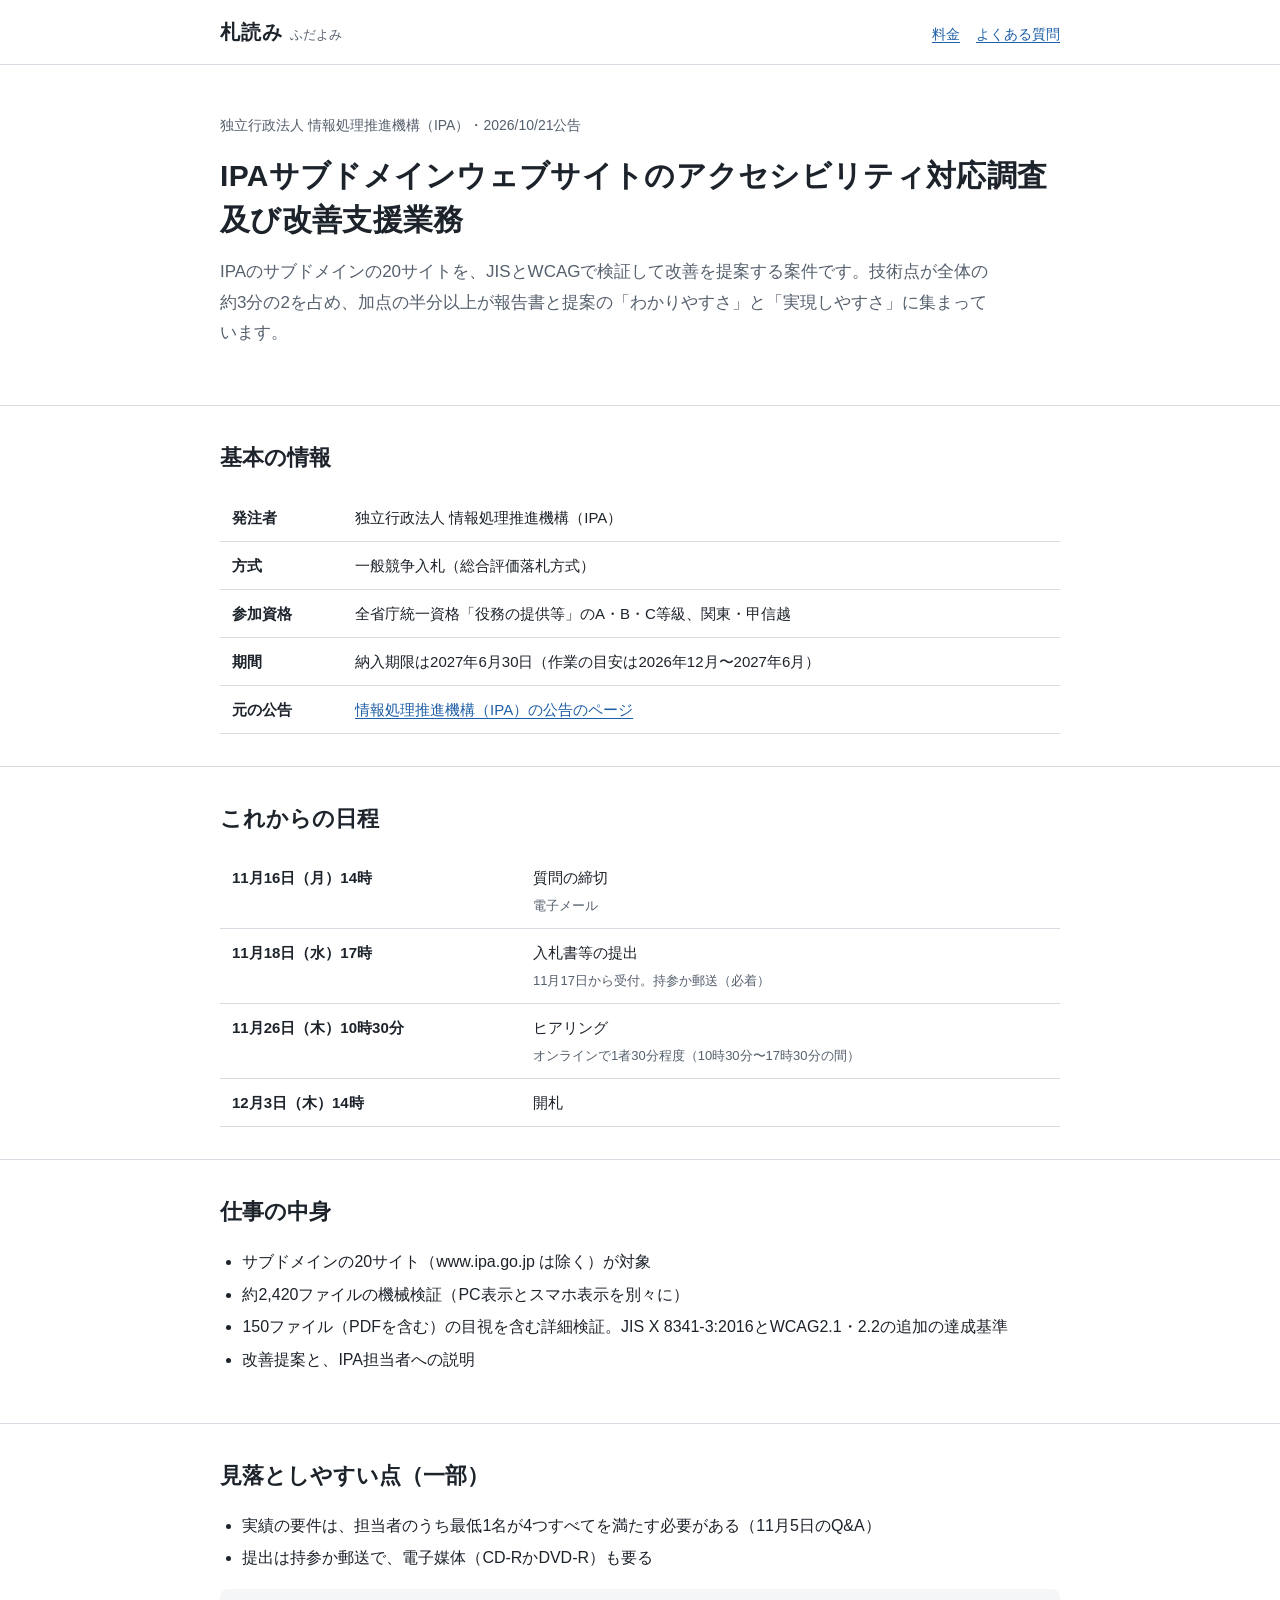
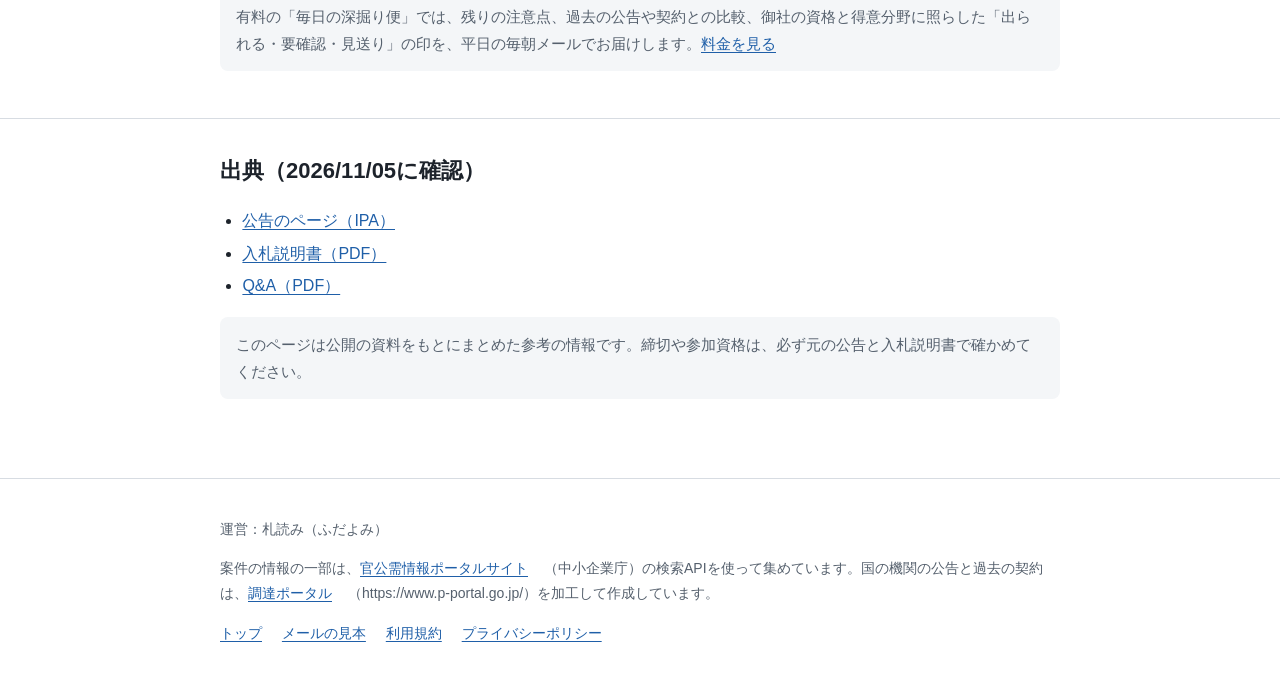
<file: cases/ipa-20261021.html>
<!doctype html><html lang="ja"><head><meta charset="utf-8"><meta name="viewport" content="width=device-width, initial-scale=1"><title>IPAサブドメインウェブサイトのアクセシビリティ対応調査及び改善支援業務｜情報処理推進機構（IPA）の入札｜札読み</title><meta name="description" content="IPAのサブドメインの20サイトを、JISとWCAGで検証して改善を提案する案件です。技術点が全体の約3分の2を占め、加点の半分以上が報告書と提案の「わかりやすさ」と「実現しやすさ」に集まっています。"><link rel="stylesheet" href="../style.css"></head><body><a class="skip" href="#main">本文へ移動</a><header class="site"><div class="wrap"><a class="brand" href="../">札読み<small>ふだよみ</small></a><nav class="site" aria-label="サイト内"><a href="../#price">料金</a><a href="../#faq">よくある質問</a></nav></div></header><main id="main"><div class="wrap"><div class="hero"><p class="meta">独立行政法人 情報処理推進機構（IPA）・2026/10/21公告</p><h1>IPAサブドメインウェブサイトのアクセシビリティ対応調査及び改善支援業務</h1><p class="lead">IPAのサブドメインの20サイトを、JISとWCAGで検証して改善を提案する案件です。技術点が全体の約3分の2を占め、加点の半分以上が報告書と提案の「わかりやすさ」と「実現しやすさ」に集まっています。</p></div></div><section aria-labelledby="basics"><div class="wrap"><h2 id="basics">基本の情報</h2><div class="table-scroll"><table><tbody><tr><th scope="row">発注者</th><td>独立行政法人 情報処理推進機構（IPA）</td></tr><tr><th scope="row">方式</th><td>一般競争入札（総合評価落札方式）</td></tr><tr><th scope="row">参加資格</th><td>全省庁統一資格「役務の提供等」のA・B・C等級、関東・甲信越</td></tr><tr><th scope="row">期間</th><td>納入期限は2027年6月30日（作業の目安は2026年12月〜2027年6月）</td></tr><tr><th scope="row">元の公告</th><td><a href="https://www.ipa.go.jp/choutatsu/nyusatsu/2026/nyusatsu20261021.html">情報処理推進機構（IPA）の公告のページ</a></td></tr></tbody></table></div></div></section><section aria-labelledby="dates"><div class="wrap"><h2 id="dates">これからの日程</h2><div class="table-scroll"><table><tbody><tr><th scope="row">11月16日（月）14時</th><td>質問の締切<br><span class="small">電子メール</span></td></tr><tr><th scope="row">11月18日（水）17時</th><td>入札書等の提出<br><span class="small">11月17日から受付。持参か郵送（必着）</span></td></tr><tr><th scope="row">11月26日（木）10時30分</th><td>ヒアリング<br><span class="small">オンラインで1者30分程度（10時30分〜17時30分の間）</span></td></tr><tr><th scope="row">12月3日（木）14時</th><td>開札</td></tr></tbody></table></div></div></section><section aria-labelledby="work"><div class="wrap"><h2 id="work">仕事の中身</h2><ul><li>サブドメインの20サイト（www.ipa.go.jp は除く）が対象</li><li>約2,420ファイルの機械検証（PC表示とスマホ表示を別々に）</li><li>150ファイル（PDFを含む）の目視を含む詳細検証。JIS X 8341-3:2016とWCAG2.1・2.2の追加の達成基準</li><li>改善提案と、IPA担当者への説明</li></ul></div></section><section aria-labelledby="traps"><div class="wrap"><h2 id="traps">見落としやすい点（一部）</h2><ul><li>実績の要件は、担当者のうち最低1名が4つすべてを満たす必要がある（11月5日のQ&amp;A）</li><li>提出は持参か郵送で、電子媒体（CD-RかDVD-R）も要る</li></ul><p class="note">有料の「毎日の深掘り便」では、残りの注意点、過去の公告や契約との比較、御社の資格と得意分野に照らした「出られる・要確認・見送り」の印を、平日の毎朝メールでお届けします。<a href="../#price">料金を見る</a></p></div></section><section aria-labelledby="src"><div class="wrap"><h2 id="src">出典（2026/11/05に確認）</h2><ul><li><a href="https://www.ipa.go.jp/choutatsu/nyusatsu/2026/nyusatsu20261021.html">公告のページ（IPA）</a></li><li><a href="https://www.ipa.go.jp/choutatsu/nyusatsu/2026/rqr7mi0000009zaz-att/nyusatsu20261021.pdf">入札説明書（PDF）</a></li><li><a href="https://www.ipa.go.jp/choutatsu/nyusatsu/2026/rqr7mi0000009zaz-att/nyusatsu20261021qa.pdf">Q&amp;A（PDF）</a></li></ul><p class="note">このページは公開の資料をもとにまとめた参考の情報です。締切や参加資格は、必ず元の公告と入札説明書で確かめてください。</p></div></section></main><footer class="site"><div class="wrap"><p>運営：札読み（ふだよみ）</p><p>案件の情報の一部は、<a href="https://www.kkj.go.jp/s/">官公需情報ポータルサイト</a>（中小企業庁）の検索APIを使って集めています。国の機関の公告と過去の契約は、<a href="https://www.p-portal.go.jp/">調達ポータル</a>（https://www.p-portal.go.jp/）を加工して作成しています。</p><p><a href="../">トップ</a> <a href="../samples/">メールの見本</a> <a href="../terms.html">利用規約</a> <a href="../privacy.html">プライバシーポリシー</a></p></div></footer></body></html>
</file>
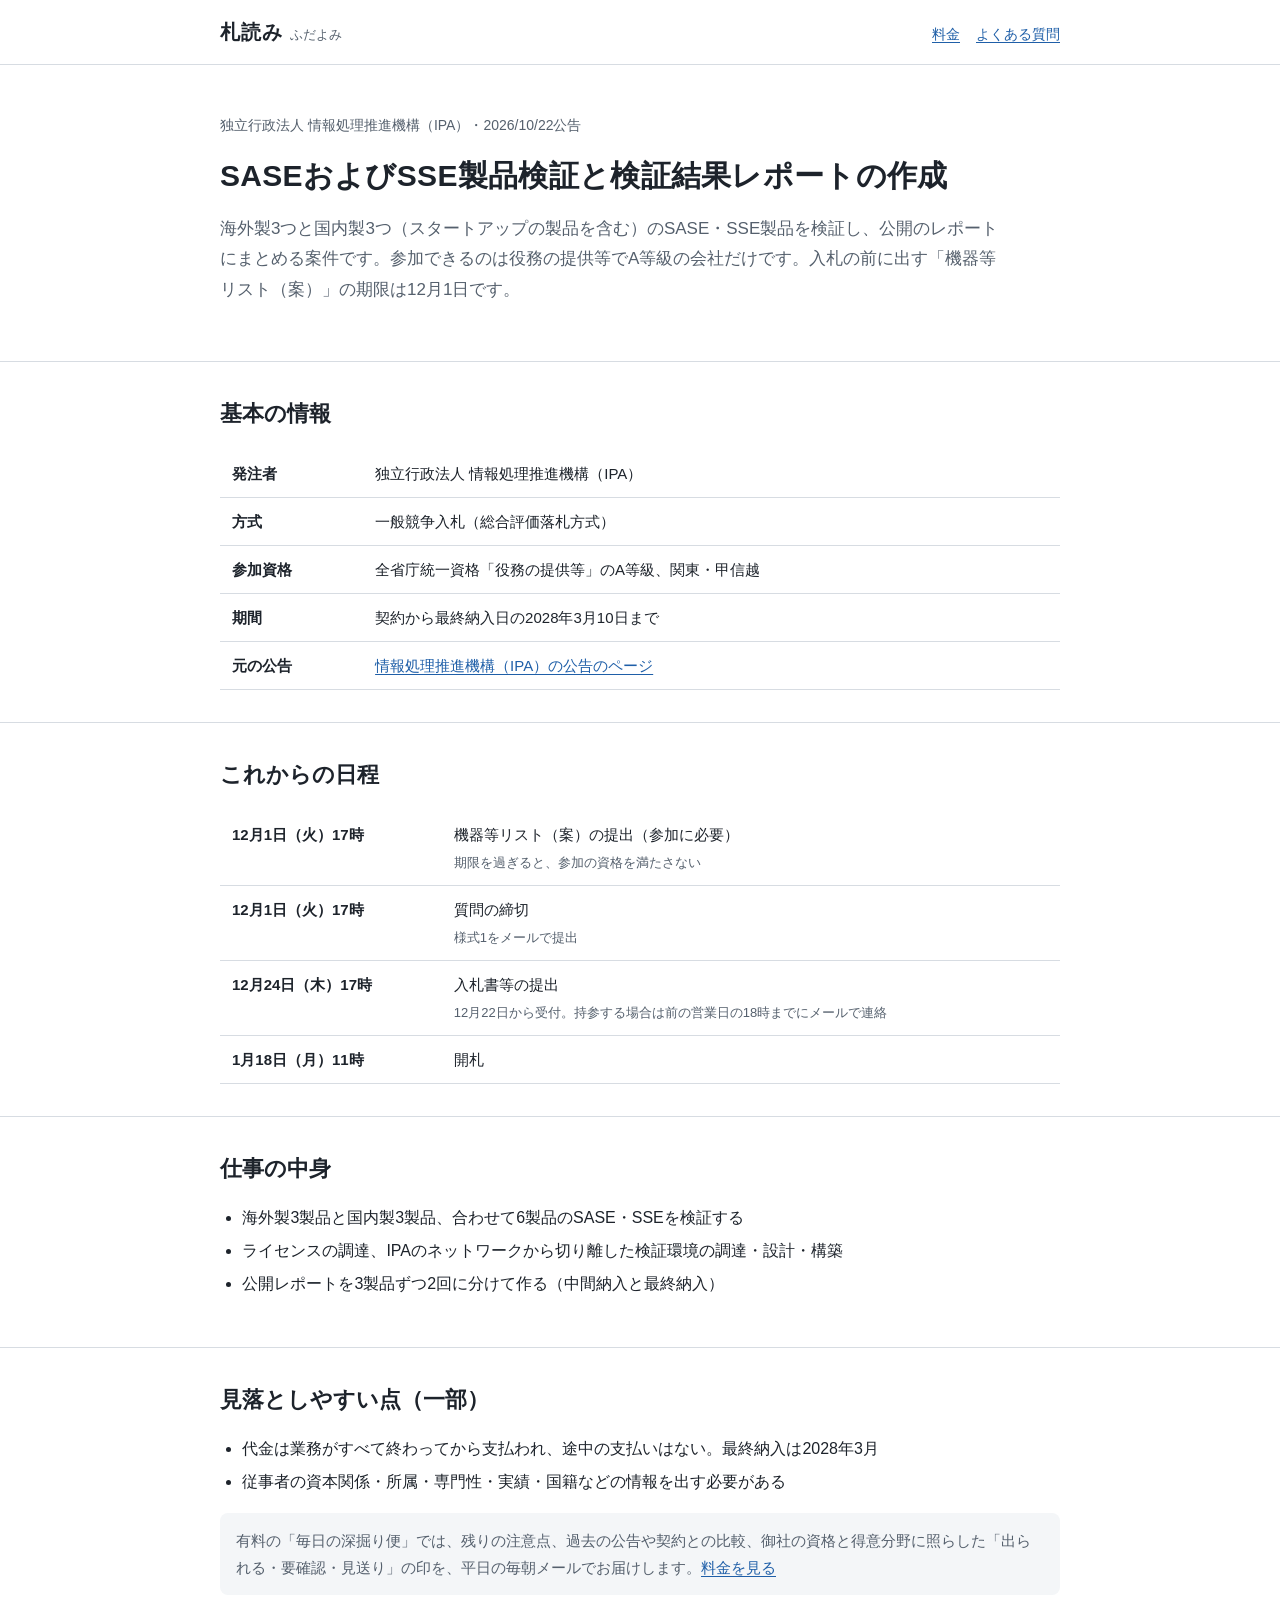
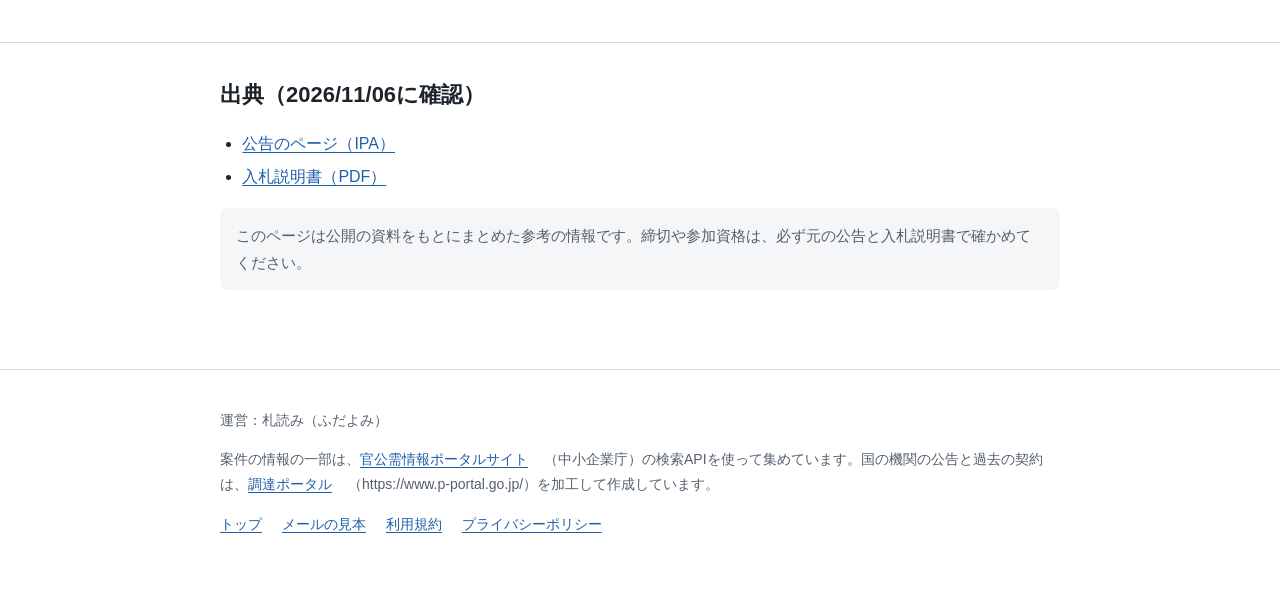
<file: cases/ipa-20261022.html>
<!doctype html><html lang="ja"><head><meta charset="utf-8"><meta name="viewport" content="width=device-width, initial-scale=1"><title>SASEおよびSSE製品検証と検証結果レポートの作成｜情報処理推進機構（IPA）の入札｜札読み</title><meta name="description" content="海外製3つと国内製3つ（スタートアップの製品を含む）のSASE・SSE製品を検証し、公開のレポートにまとめる案件です。参加できるのは役務の提供等でA等級の会社だけです。入札の前に出す「機器等リスト（案）」の期限は12月1日です。"><link rel="stylesheet" href="../style.css"></head><body><a class="skip" href="#main">本文へ移動</a><header class="site"><div class="wrap"><a class="brand" href="../">札読み<small>ふだよみ</small></a><nav class="site" aria-label="サイト内"><a href="../#price">料金</a><a href="../#faq">よくある質問</a></nav></div></header><main id="main"><div class="wrap"><div class="hero"><p class="meta">独立行政法人 情報処理推進機構（IPA）・2026/10/22公告</p><h1>SASEおよびSSE製品検証と検証結果レポートの作成</h1><p class="lead">海外製3つと国内製3つ（スタートアップの製品を含む）のSASE・SSE製品を検証し、公開のレポートにまとめる案件です。参加できるのは役務の提供等でA等級の会社だけです。入札の前に出す「機器等リスト（案）」の期限は12月1日です。</p></div></div><section aria-labelledby="basics"><div class="wrap"><h2 id="basics">基本の情報</h2><div class="table-scroll"><table><tbody><tr><th scope="row">発注者</th><td>独立行政法人 情報処理推進機構（IPA）</td></tr><tr><th scope="row">方式</th><td>一般競争入札（総合評価落札方式）</td></tr><tr><th scope="row">参加資格</th><td>全省庁統一資格「役務の提供等」のA等級、関東・甲信越</td></tr><tr><th scope="row">期間</th><td>契約から最終納入日の2028年3月10日まで</td></tr><tr><th scope="row">元の公告</th><td><a href="https://www.ipa.go.jp/choutatsu/nyusatsu/2026/nyusatsu20261022.html">情報処理推進機構（IPA）の公告のページ</a></td></tr></tbody></table></div></div></section><section aria-labelledby="dates"><div class="wrap"><h2 id="dates">これからの日程</h2><div class="table-scroll"><table><tbody><tr><th scope="row">12月1日（火）17時</th><td>機器等リスト（案）の提出（参加に必要）<br><span class="small">期限を過ぎると、参加の資格を満たさない</span></td></tr><tr><th scope="row">12月1日（火）17時</th><td>質問の締切<br><span class="small">様式1をメールで提出</span></td></tr><tr><th scope="row">12月24日（木）17時</th><td>入札書等の提出<br><span class="small">12月22日から受付。持参する場合は前の営業日の18時までにメールで連絡</span></td></tr><tr><th scope="row">1月18日（月）11時</th><td>開札</td></tr></tbody></table></div></div></section><section aria-labelledby="work"><div class="wrap"><h2 id="work">仕事の中身</h2><ul><li>海外製3製品と国内製3製品、合わせて6製品のSASE・SSEを検証する</li><li>ライセンスの調達、IPAのネットワークから切り離した検証環境の調達・設計・構築</li><li>公開レポートを3製品ずつ2回に分けて作る（中間納入と最終納入）</li></ul></div></section><section aria-labelledby="traps"><div class="wrap"><h2 id="traps">見落としやすい点（一部）</h2><ul><li>代金は業務がすべて終わってから支払われ、途中の支払いはない。最終納入は2028年3月</li><li>従事者の資本関係・所属・専門性・実績・国籍などの情報を出す必要がある</li></ul><p class="note">有料の「毎日の深掘り便」では、残りの注意点、過去の公告や契約との比較、御社の資格と得意分野に照らした「出られる・要確認・見送り」の印を、平日の毎朝メールでお届けします。<a href="../#price">料金を見る</a></p></div></section><section aria-labelledby="src"><div class="wrap"><h2 id="src">出典（2026/11/06に確認）</h2><ul><li><a href="https://www.ipa.go.jp/choutatsu/nyusatsu/2026/nyusatsu20261022.html">公告のページ（IPA）</a></li><li><a href="https://www.ipa.go.jp/choutatsu/nyusatsu/2026/rqr7mi00000066oz-att/nyusatsu20261022.pdf">入札説明書（PDF）</a></li></ul><p class="note">このページは公開の資料をもとにまとめた参考の情報です。締切や参加資格は、必ず元の公告と入札説明書で確かめてください。</p></div></section></main><footer class="site"><div class="wrap"><p>運営：札読み（ふだよみ）</p><p>案件の情報の一部は、<a href="https://www.kkj.go.jp/s/">官公需情報ポータルサイト</a>（中小企業庁）の検索APIを使って集めています。国の機関の公告と過去の契約は、<a href="https://www.p-portal.go.jp/">調達ポータル</a>（https://www.p-portal.go.jp/）を加工して作成しています。</p><p><a href="../">トップ</a> <a href="../samples/">メールの見本</a> <a href="../terms.html">利用規約</a> <a href="../privacy.html">プライバシーポリシー</a></p></div></footer></body></html>
</file>
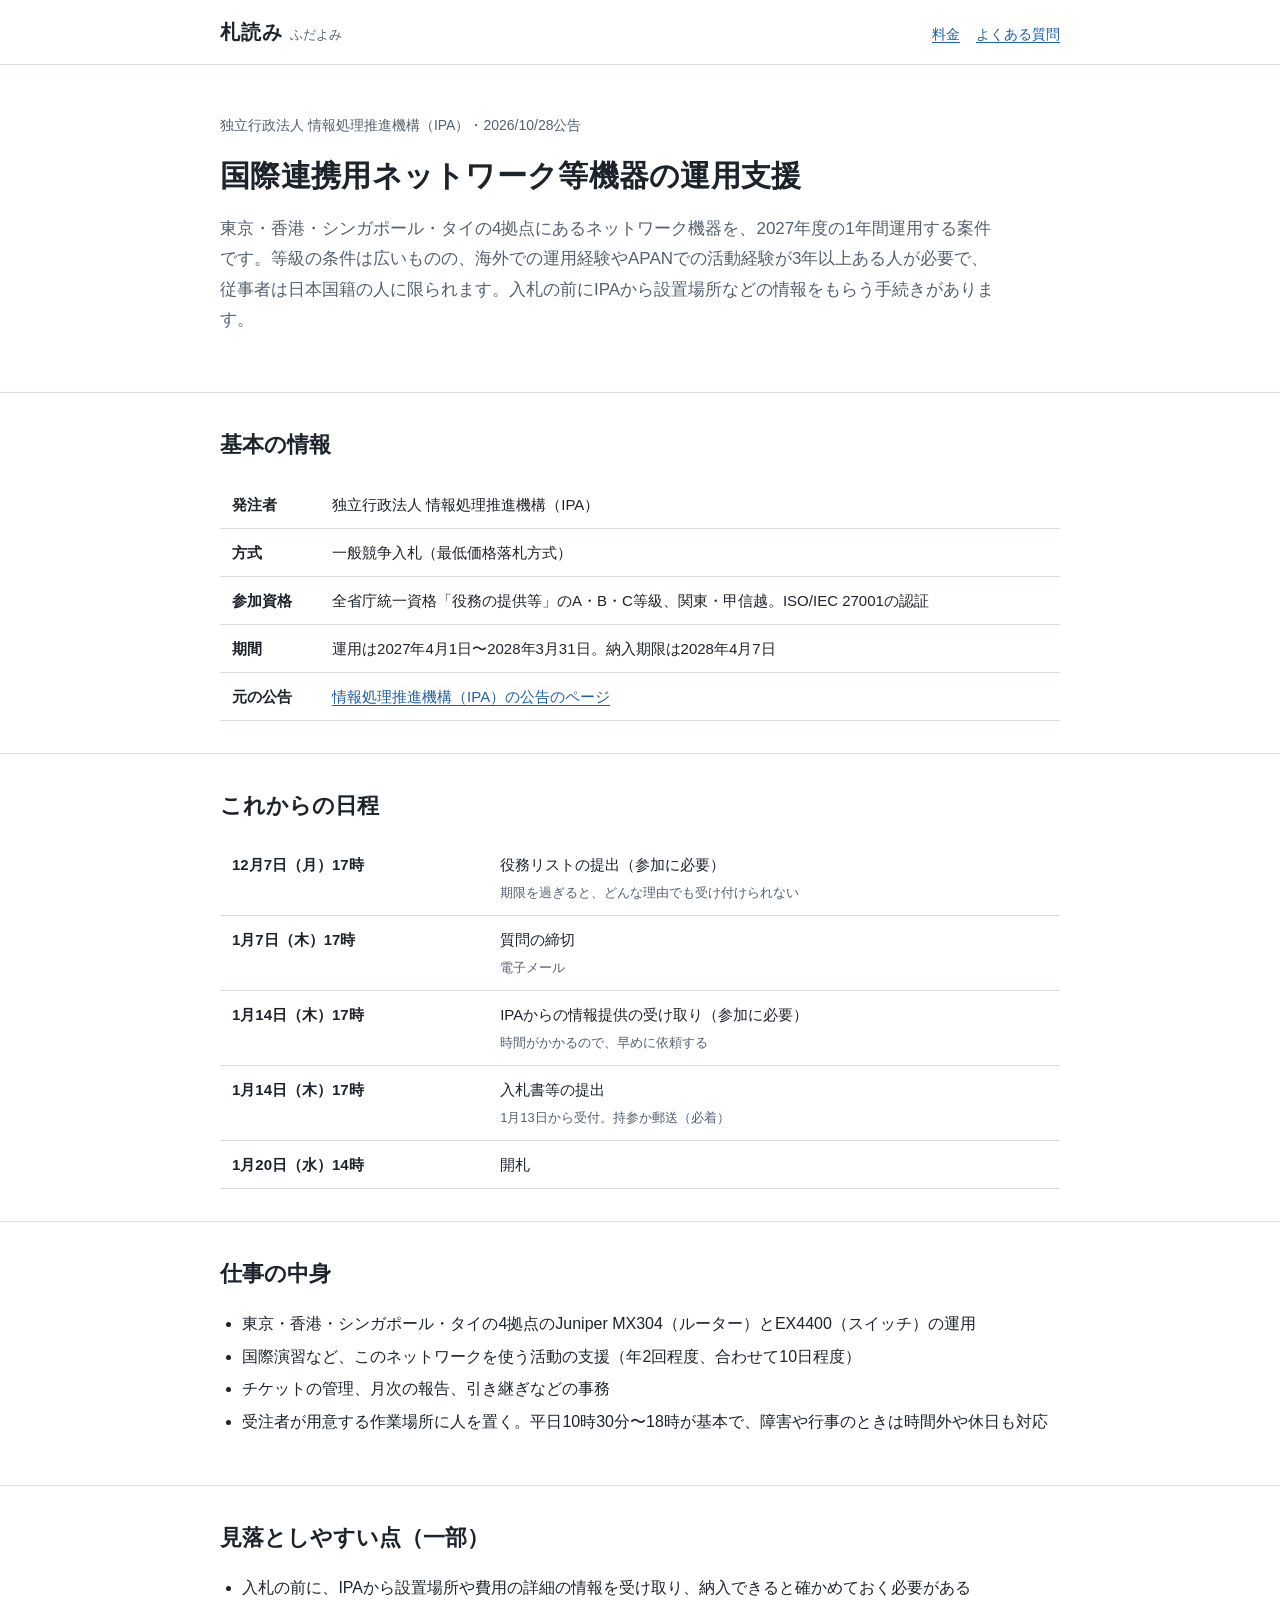
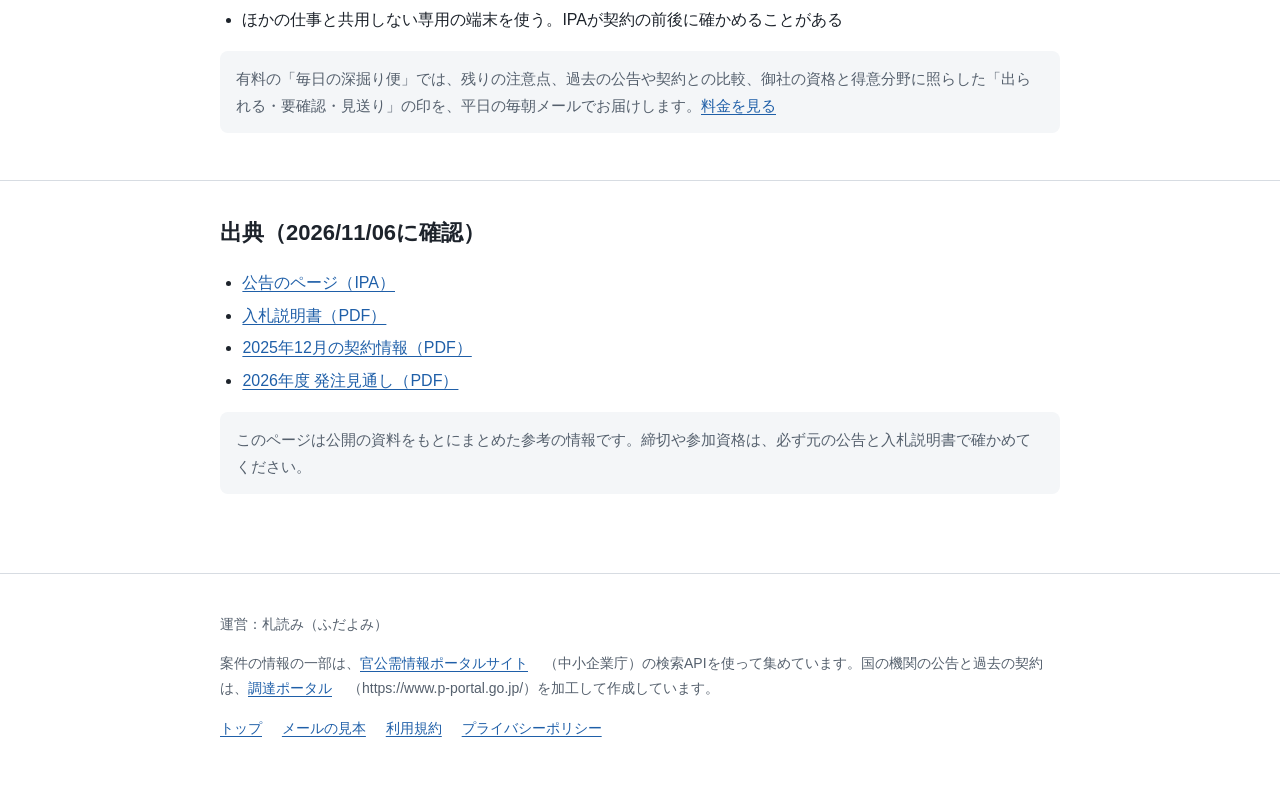
<file: cases/ipa-20261028.html>
<!doctype html><html lang="ja"><head><meta charset="utf-8"><meta name="viewport" content="width=device-width, initial-scale=1"><title>国際連携用ネットワーク等機器の運用支援｜情報処理推進機構（IPA）の入札｜札読み</title><meta name="description" content="東京・香港・シンガポール・タイの4拠点にあるネットワーク機器を、2027年度の1年間運用する案件です。等級の条件は広いものの、海外での運用経験やAPANでの活動経験が3年以上ある人が必要で、従事者は日本国籍の人に限られます。入札の前にIPAから設置場所などの情報をもらう手続きがあります。"><link rel="stylesheet" href="../style.css"></head><body><a class="skip" href="#main">本文へ移動</a><header class="site"><div class="wrap"><a class="brand" href="../">札読み<small>ふだよみ</small></a><nav class="site" aria-label="サイト内"><a href="../#price">料金</a><a href="../#faq">よくある質問</a></nav></div></header><main id="main"><div class="wrap"><div class="hero"><p class="meta">独立行政法人 情報処理推進機構（IPA）・2026/10/28公告</p><h1>国際連携用ネットワーク等機器の運用支援</h1><p class="lead">東京・香港・シンガポール・タイの4拠点にあるネットワーク機器を、2027年度の1年間運用する案件です。等級の条件は広いものの、海外での運用経験やAPANでの活動経験が3年以上ある人が必要で、従事者は日本国籍の人に限られます。入札の前にIPAから設置場所などの情報をもらう手続きがあります。</p></div></div><section aria-labelledby="basics"><div class="wrap"><h2 id="basics">基本の情報</h2><div class="table-scroll"><table><tbody><tr><th scope="row">発注者</th><td>独立行政法人 情報処理推進機構（IPA）</td></tr><tr><th scope="row">方式</th><td>一般競争入札（最低価格落札方式）</td></tr><tr><th scope="row">参加資格</th><td>全省庁統一資格「役務の提供等」のA・B・C等級、関東・甲信越。ISO/IEC 27001の認証</td></tr><tr><th scope="row">期間</th><td>運用は2027年4月1日〜2028年3月31日。納入期限は2028年4月7日</td></tr><tr><th scope="row">元の公告</th><td><a href="https://www.ipa.go.jp/choutatsu/nyusatsu/2026/nyusatsu20261028.html">情報処理推進機構（IPA）の公告のページ</a></td></tr></tbody></table></div></div></section><section aria-labelledby="dates"><div class="wrap"><h2 id="dates">これからの日程</h2><div class="table-scroll"><table><tbody><tr><th scope="row">12月7日（月）17時</th><td>役務リストの提出（参加に必要）<br><span class="small">期限を過ぎると、どんな理由でも受け付けられない</span></td></tr><tr><th scope="row">1月7日（木）17時</th><td>質問の締切<br><span class="small">電子メール</span></td></tr><tr><th scope="row">1月14日（木）17時</th><td>IPAからの情報提供の受け取り（参加に必要）<br><span class="small">時間がかかるので、早めに依頼する</span></td></tr><tr><th scope="row">1月14日（木）17時</th><td>入札書等の提出<br><span class="small">1月13日から受付。持参か郵送（必着）</span></td></tr><tr><th scope="row">1月20日（水）14時</th><td>開札</td></tr></tbody></table></div></div></section><section aria-labelledby="work"><div class="wrap"><h2 id="work">仕事の中身</h2><ul><li>東京・香港・シンガポール・タイの4拠点のJuniper MX304（ルーター）とEX4400（スイッチ）の運用</li><li>国際演習など、このネットワークを使う活動の支援（年2回程度、合わせて10日程度）</li><li>チケットの管理、月次の報告、引き継ぎなどの事務</li><li>受注者が用意する作業場所に人を置く。平日10時30分〜18時が基本で、障害や行事のときは時間外や休日も対応</li></ul></div></section><section aria-labelledby="traps"><div class="wrap"><h2 id="traps">見落としやすい点（一部）</h2><ul><li>入札の前に、IPAから設置場所や費用の詳細の情報を受け取り、納入できると確かめておく必要がある</li><li>ほかの仕事と共用しない専用の端末を使う。IPAが契約の前後に確かめることがある</li></ul><p class="note">有料の「毎日の深掘り便」では、残りの注意点、過去の公告や契約との比較、御社の資格と得意分野に照らした「出られる・要確認・見送り」の印を、平日の毎朝メールでお届けします。<a href="../#price">料金を見る</a></p></div></section><section aria-labelledby="src"><div class="wrap"><h2 id="src">出典（2026/11/06に確認）</h2><ul><li><a href="https://www.ipa.go.jp/choutatsu/nyusatsu/2026/nyusatsu20261028.html">公告のページ（IPA）</a></li><li><a href="https://www.ipa.go.jp/choutatsu/nyusatsu/2026/rqr7mi000000ce5n-att/nyusatsu20261028.pdf">入札説明書（PDF）</a></li><li><a href="https://www.ipa.go.jp/choutatsu/zuikei/nl10bi000000597d-att/keiyaku202512.pdf">2025年12月の契約情報（PDF）</a></li><li><a href="https://www.ipa.go.jp/choutatsu/zuikei/ngi93u000000iq54-att/2026_IPA_hattyuu_20260610.pdf">2026年度 発注見通し（PDF）</a></li></ul><p class="note">このページは公開の資料をもとにまとめた参考の情報です。締切や参加資格は、必ず元の公告と入札説明書で確かめてください。</p></div></section></main><footer class="site"><div class="wrap"><p>運営：札読み（ふだよみ）</p><p>案件の情報の一部は、<a href="https://www.kkj.go.jp/s/">官公需情報ポータルサイト</a>（中小企業庁）の検索APIを使って集めています。国の機関の公告と過去の契約は、<a href="https://www.p-portal.go.jp/">調達ポータル</a>（https://www.p-portal.go.jp/）を加工して作成しています。</p><p><a href="../">トップ</a> <a href="../samples/">メールの見本</a> <a href="../terms.html">利用規約</a> <a href="../privacy.html">プライバシーポリシー</a></p></div></footer></body></html>
</file>
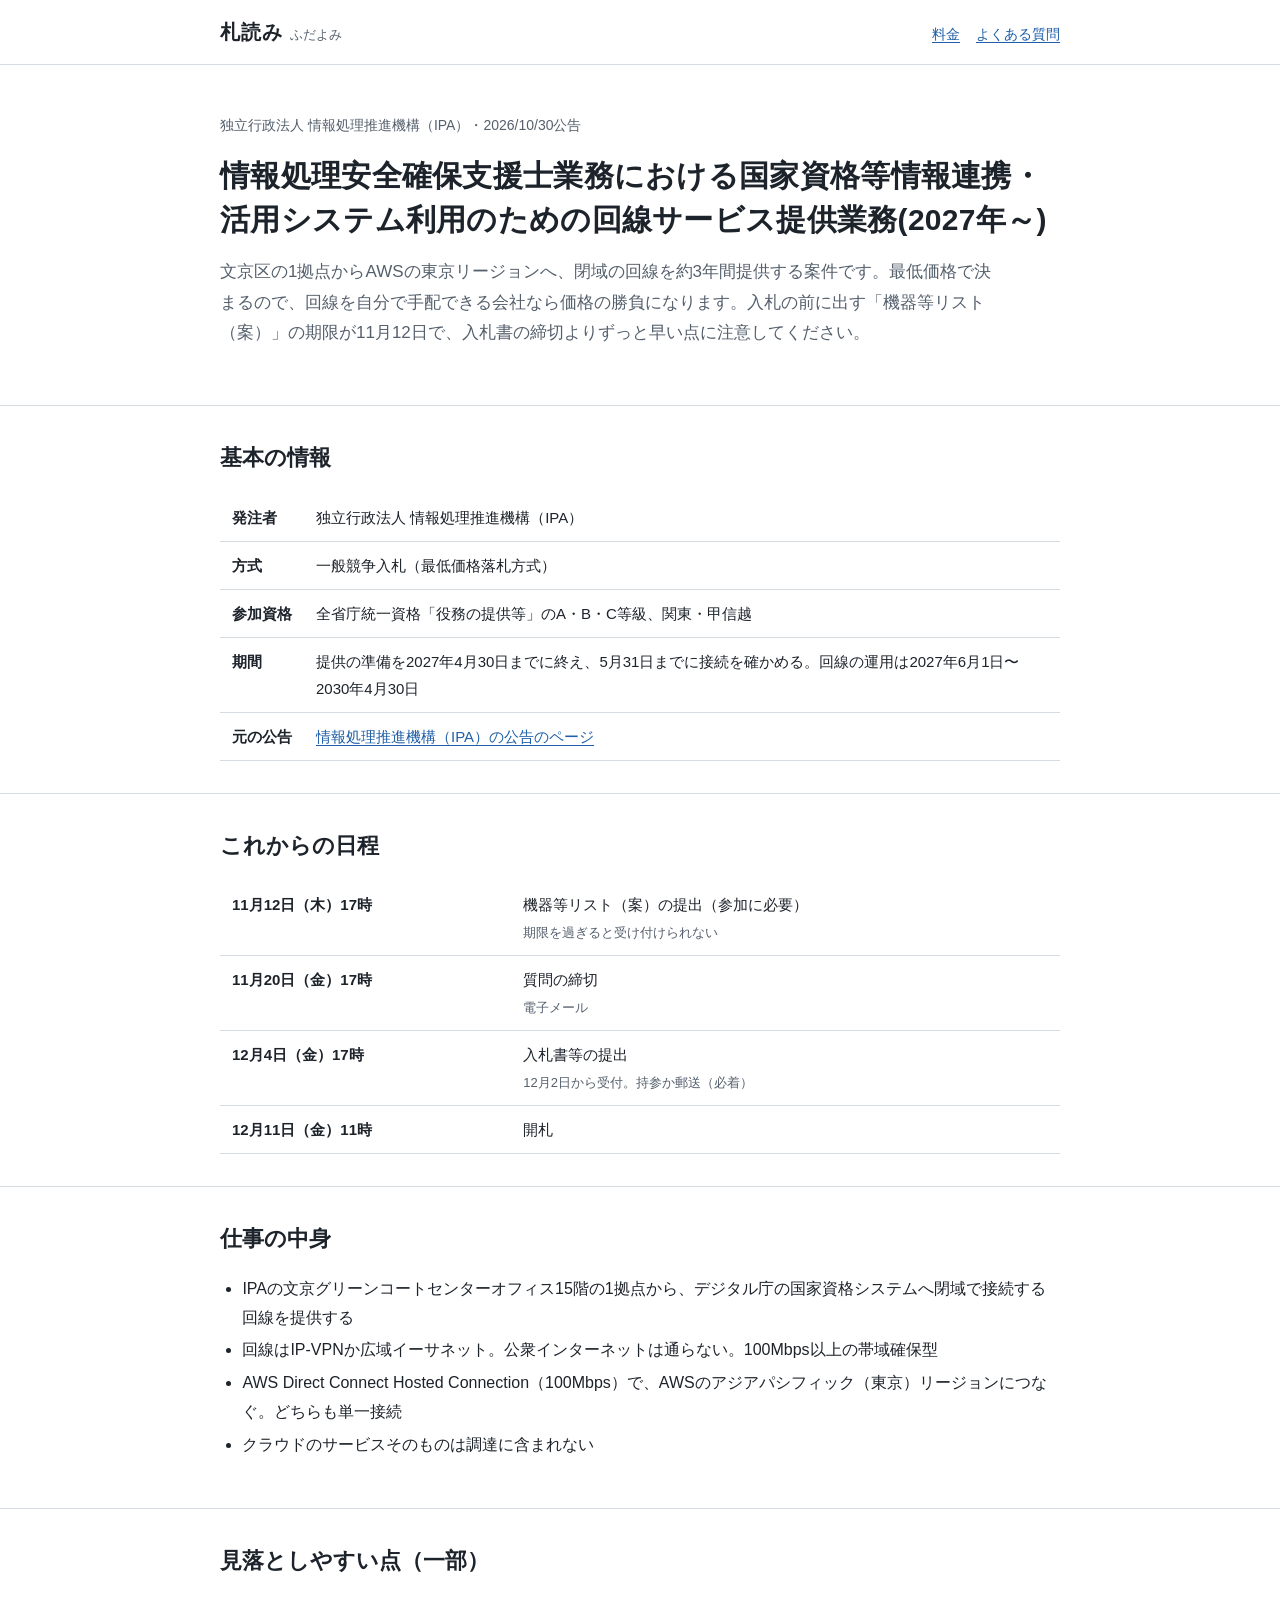
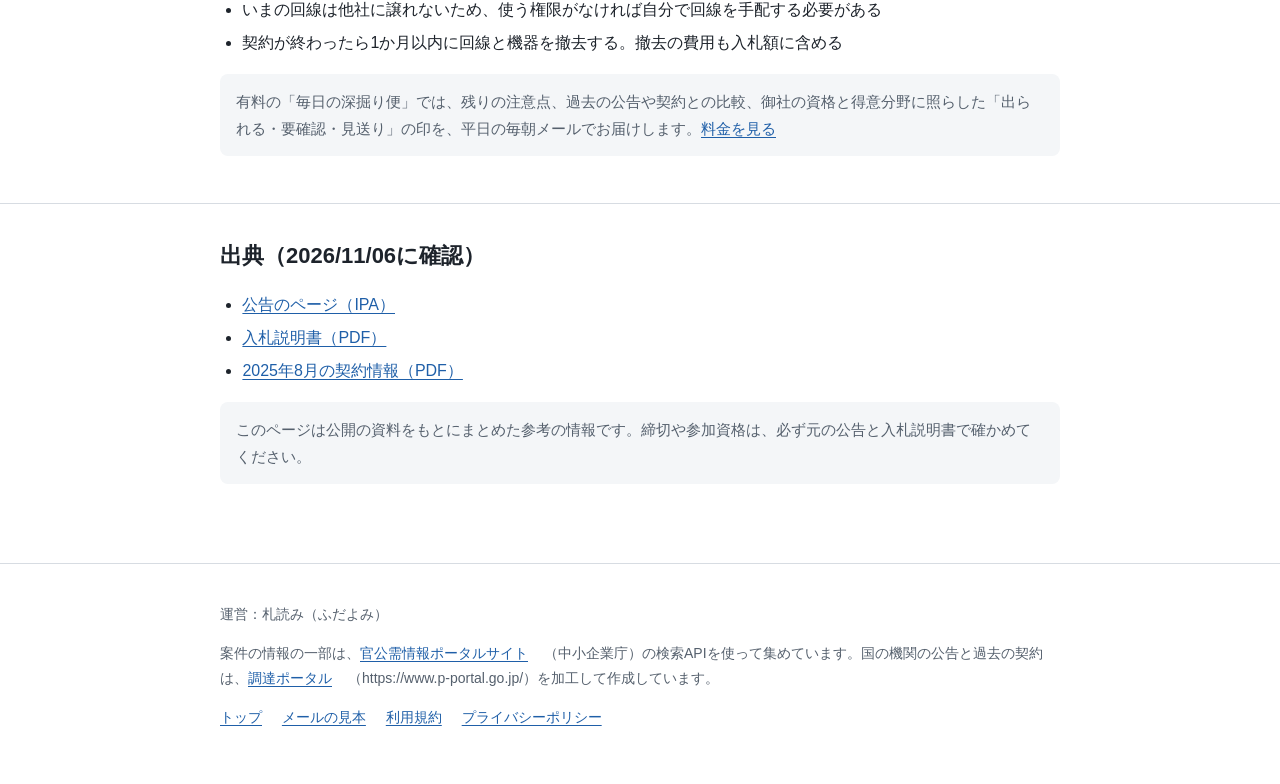
<file: cases/ipa-20261030.html>
<!doctype html><html lang="ja"><head><meta charset="utf-8"><meta name="viewport" content="width=device-width, initial-scale=1"><title>情報処理安全確保支援士業務における国家資格等情報連携・活用システム利用のための回線サービス提供業務(2027年～)｜情報処理推進機構（IPA）の入札｜札読み</title><meta name="description" content="文京区の1拠点からAWSの東京リージョンへ、閉域の回線を約3年間提供する案件です。最低価格で決まるので、回線を自分で手配できる会社なら価格の勝負になります。入札の前に出す「機器等リスト（案）」の期限が11月12日で、入札書の締切よりずっと早い点に注意してください。"><link rel="stylesheet" href="../style.css"></head><body><a class="skip" href="#main">本文へ移動</a><header class="site"><div class="wrap"><a class="brand" href="../">札読み<small>ふだよみ</small></a><nav class="site" aria-label="サイト内"><a href="../#price">料金</a><a href="../#faq">よくある質問</a></nav></div></header><main id="main"><div class="wrap"><div class="hero"><p class="meta">独立行政法人 情報処理推進機構（IPA）・2026/10/30公告</p><h1>情報処理安全確保支援士業務における国家資格等情報連携・活用システム利用のための回線サービス提供業務(2027年～)</h1><p class="lead">文京区の1拠点からAWSの東京リージョンへ、閉域の回線を約3年間提供する案件です。最低価格で決まるので、回線を自分で手配できる会社なら価格の勝負になります。入札の前に出す「機器等リスト（案）」の期限が11月12日で、入札書の締切よりずっと早い点に注意してください。</p></div></div><section aria-labelledby="basics"><div class="wrap"><h2 id="basics">基本の情報</h2><div class="table-scroll"><table><tbody><tr><th scope="row">発注者</th><td>独立行政法人 情報処理推進機構（IPA）</td></tr><tr><th scope="row">方式</th><td>一般競争入札（最低価格落札方式）</td></tr><tr><th scope="row">参加資格</th><td>全省庁統一資格「役務の提供等」のA・B・C等級、関東・甲信越</td></tr><tr><th scope="row">期間</th><td>提供の準備を2027年4月30日までに終え、5月31日までに接続を確かめる。回線の運用は2027年6月1日〜2030年4月30日</td></tr><tr><th scope="row">元の公告</th><td><a href="https://www.ipa.go.jp/choutatsu/nyusatsu/2026/nyusatsu20261030.html">情報処理推進機構（IPA）の公告のページ</a></td></tr></tbody></table></div></div></section><section aria-labelledby="dates"><div class="wrap"><h2 id="dates">これからの日程</h2><div class="table-scroll"><table><tbody><tr><th scope="row">11月12日（木）17時</th><td>機器等リスト（案）の提出（参加に必要）<br><span class="small">期限を過ぎると受け付けられない</span></td></tr><tr><th scope="row">11月20日（金）17時</th><td>質問の締切<br><span class="small">電子メール</span></td></tr><tr><th scope="row">12月4日（金）17時</th><td>入札書等の提出<br><span class="small">12月2日から受付。持参か郵送（必着）</span></td></tr><tr><th scope="row">12月11日（金）11時</th><td>開札</td></tr></tbody></table></div></div></section><section aria-labelledby="work"><div class="wrap"><h2 id="work">仕事の中身</h2><ul><li>IPAの文京グリーンコートセンターオフィス15階の1拠点から、デジタル庁の国家資格システムへ閉域で接続する回線を提供する</li><li>回線はIP-VPNか広域イーサネット。公衆インターネットは通らない。100Mbps以上の帯域確保型</li><li>AWS Direct Connect Hosted Connection（100Mbps）で、AWSのアジアパシフィック（東京）リージョンにつなぐ。どちらも単一接続</li><li>クラウドのサービスそのものは調達に含まれない</li></ul></div></section><section aria-labelledby="traps"><div class="wrap"><h2 id="traps">見落としやすい点（一部）</h2><ul><li>いまの回線は他社に譲れないため、使う権限がなければ自分で回線を手配する必要がある</li><li>契約が終わったら1か月以内に回線と機器を撤去する。撤去の費用も入札額に含める</li></ul><p class="note">有料の「毎日の深掘り便」では、残りの注意点、過去の公告や契約との比較、御社の資格と得意分野に照らした「出られる・要確認・見送り」の印を、平日の毎朝メールでお届けします。<a href="../#price">料金を見る</a></p></div></section><section aria-labelledby="src"><div class="wrap"><h2 id="src">出典（2026/11/06に確認）</h2><ul><li><a href="https://www.ipa.go.jp/choutatsu/nyusatsu/2026/nyusatsu20261030.html">公告のページ（IPA）</a></li><li><a href="https://www.ipa.go.jp/choutatsu/nyusatsu/2026/rqr7mi000000d03z-att/nyusatsu20261030.pdf">入札説明書（PDF）</a></li><li><a href="https://www.ipa.go.jp/choutatsu/zuikei/nl10bi000000597d-att/keiyaku202508.pdf">2025年8月の契約情報（PDF）</a></li></ul><p class="note">このページは公開の資料をもとにまとめた参考の情報です。締切や参加資格は、必ず元の公告と入札説明書で確かめてください。</p></div></section></main><footer class="site"><div class="wrap"><p>運営：札読み（ふだよみ）</p><p>案件の情報の一部は、<a href="https://www.kkj.go.jp/s/">官公需情報ポータルサイト</a>（中小企業庁）の検索APIを使って集めています。国の機関の公告と過去の契約は、<a href="https://www.p-portal.go.jp/">調達ポータル</a>（https://www.p-portal.go.jp/）を加工して作成しています。</p><p><a href="../">トップ</a> <a href="../samples/">メールの見本</a> <a href="../terms.html">利用規約</a> <a href="../privacy.html">プライバシーポリシー</a></p></div></footer></body></html>
</file>
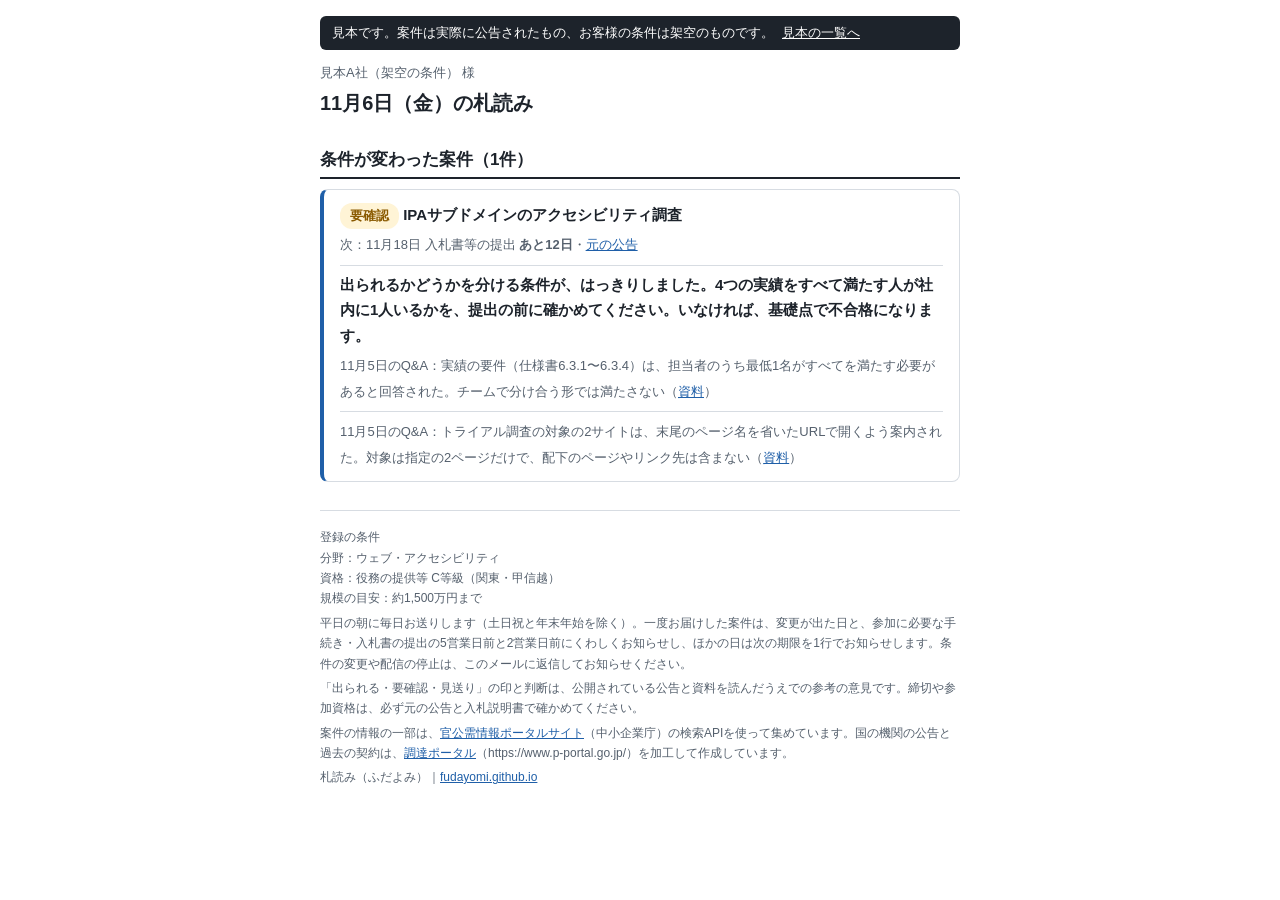
<file: samples/mail-change.html>
<!doctype html><html lang="ja"><head><meta charset="utf-8"><meta name="viewport" content="width=device-width,initial-scale=1"><title>【札読み】変更：IPAサブドメインのアクセシビリティ調査（11月5日のQ&amp;A）</title></head><body style="margin:0;background:#ffffff;color:#1d232b;font-family:'Hiragino Sans','Noto Sans JP','Yu Gothic UI',Meiryo,sans-serif;font-size:15px;line-height:1.7;"><div style="display:none;max-height:0;overflow:hidden;">11月18日（水）17時までに入札書等の提出（IPAサブドメインのアクセシビリティ調査）</div><div style="max-width:640px;margin:0 auto;padding:16px;"><div style="background:#1d232b;color:#fff;font-size:13px;padding:6px 12px;border-radius:6px;margin:0 0 12px;">見本です。案件は実際に公告されたもの、お客様の条件は架空のものです。<a href="./" style="color:#fff;margin-left:8px;">見本の一覧へ</a></div><p style="margin:0 0 2px;font-size:13px;color:#55606d;">見本A社（架空の条件） 様</p><h1 style="font-size:20px;margin:0 0 6px;">11月6日（金）の札読み</h1><p style="margin:26px 0 10px;font-weight:700;font-size:17px;border-bottom:2px solid #1d232b;padding-bottom:2px;">条件が変わった案件（1件）</p><div id="case-ipa-20261021" style="border:1px solid #d7dce2;border-left:4px solid #1f5fa8;border-radius:8px;padding:12px 16px;margin:0 0 14px;"><p style="margin:0 0 2px;"><span data-mark="要確認" style="display:inline-block;padding:2px 10px;border-radius:12px;font-weight:700;font-size:13px;color:#8a5a00;background:#fff4d6;">要確認</span> <b>IPAサブドメインのアクセシビリティ調査</b></p><p style="margin:0 0 6px;"><span style="font-size:13px;color:#55606d;">次：11月18日 入札書等の提出 <span style="font-weight:700;white-space:nowrap;color:#55606d;">あと12日</span>・<a href="https://www.ipa.go.jp/choutatsu/nyusatsu/2026/nyusatsu20261021.html" style="color:#1f5fa8;">元の公告</a></span></p><div style="margin:8px 0 0;padding-top:6px;border-top:1px solid #d7dce2;"><p style="margin:0 0 4px;font-weight:700;">出られるかどうかを分ける条件が、はっきりしました。4つの実績をすべて満たす人が社内に1人いるかを、提出の前に確かめてください。いなければ、基礎点で不合格になります。</p><p style="margin:0;"><span style="font-size:13px;color:#55606d;">11月5日のQ&amp;A：実績の要件（仕様書6.3.1〜6.3.4）は、担当者のうち最低1名がすべてを満たす必要があると回答された。チームで分け合う形では満たさない（<a href="https://www.ipa.go.jp/choutatsu/nyusatsu/2026/rqr7mi0000009zaz-att/nyusatsu20261021qa.pdf" style="color:#1f5fa8;">資料</a>）</span></p></div><div style="margin:8px 0 0;padding-top:6px;border-top:1px solid #d7dce2;"><p style="margin:0;"><span style="font-size:13px;color:#55606d;">11月5日のQ&amp;A：トライアル調査の対象の2サイトは、末尾のページ名を省いたURLで開くよう案内された。対象は指定の2ページだけで、配下のページやリンク先は含まない（<a href="https://www.ipa.go.jp/choutatsu/nyusatsu/2026/rqr7mi0000009zaz-att/nyusatsu20261021qa.pdf" style="color:#1f5fa8;">資料</a>）</span></p></div></div><div style="margin-top:28px;padding-top:12px;border-top:1px solid #d7dce2;font-size:12px;color:#55606d;"><p style="margin:4px 0;">登録の条件<br>分野：ウェブ・アクセシビリティ<br>資格：役務の提供等 C等級（関東・甲信越）<br>規模の目安：約1,500万円まで</p><p style="margin:4px 0;">平日の朝に毎日お送りします（土日祝と年末年始を除く）。一度お届けした案件は、変更が出た日と、参加に必要な手続き・入札書の提出の5営業日前と2営業日前にくわしくお知らせし、ほかの日は次の期限を1行でお知らせします。条件の変更や配信の停止は、このメールに返信してお知らせください。</p><p style="margin:4px 0;">「出られる・要確認・見送り」の印と判断は、公開されている公告と資料を読んだうえでの参考の意見です。締切や参加資格は、必ず元の公告と入札説明書で確かめてください。</p><p style="margin:4px 0;">案件の情報の一部は、<a href="https://www.kkj.go.jp/s/" style="color:#1f5fa8;">官公需情報ポータルサイト</a>（中小企業庁）の検索APIを使って集めています。国の機関の公告と過去の契約は、<a href="https://www.p-portal.go.jp/" style="color:#1f5fa8;">調達ポータル</a>（https://www.p-portal.go.jp/）を加工して作成しています。</p><p style="margin:4px 0;">札読み（ふだよみ）｜<a href="https://fudayomi.github.io/" style="color:#1f5fa8;">fudayomi.github.io</a></p></div></div></body></html>
</file>
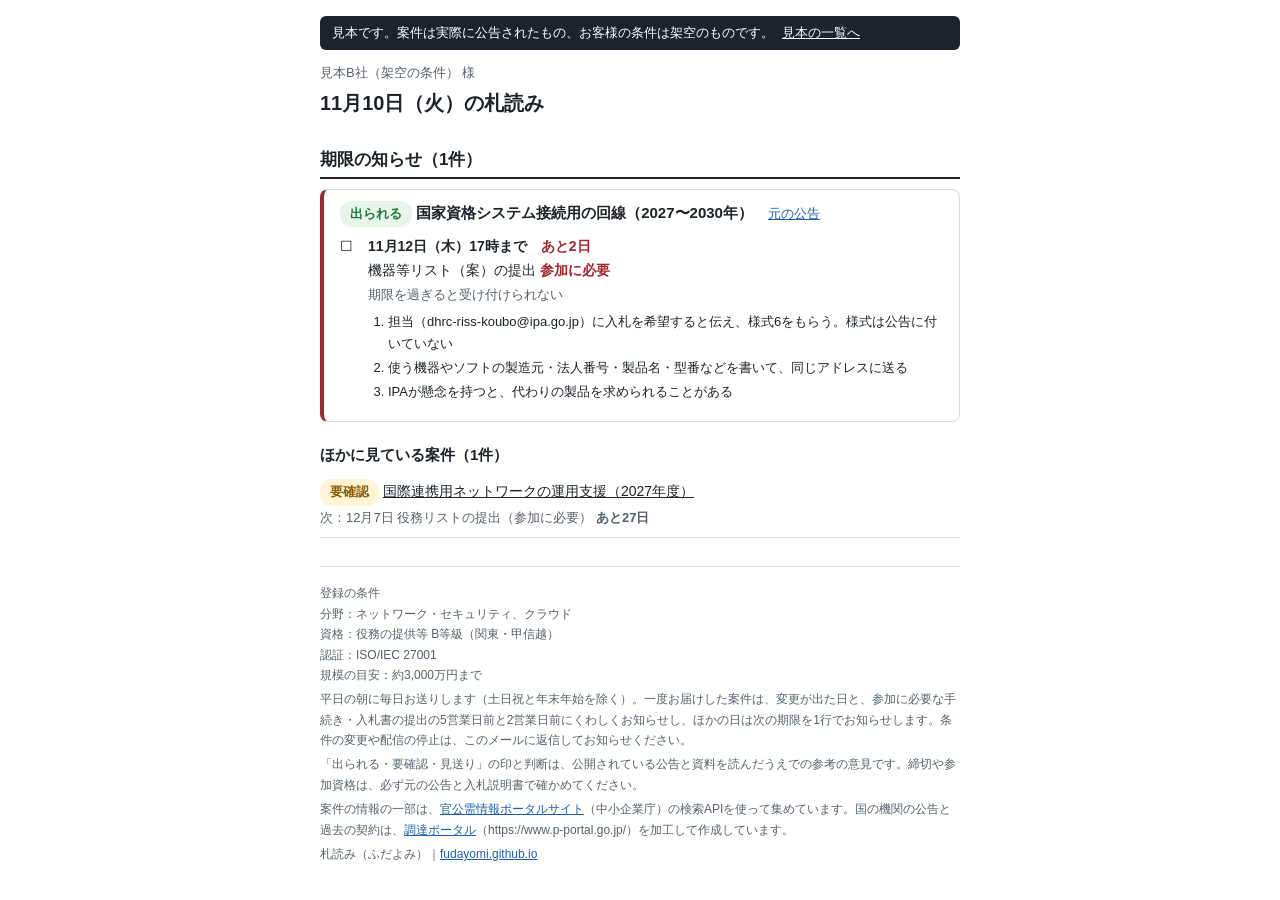
<file: samples/mail-deadline.html>
<!doctype html><html lang="ja"><head><meta charset="utf-8"><meta name="viewport" content="width=device-width,initial-scale=1"><title>【札読み】あと2日：機器等リスト（案）の提出（国家資格システム接続用の回線）</title></head><body style="margin:0;background:#ffffff;color:#1d232b;font-family:'Hiragino Sans','Noto Sans JP','Yu Gothic UI',Meiryo,sans-serif;font-size:15px;line-height:1.7;"><div style="display:none;max-height:0;overflow:hidden;">11月12日（木）17時まで。担当（dhrc-riss-koubo@ipa.go.jp）に入札を希望すると伝え、様式6をもらう。様式は公告に付いていない</div><div style="max-width:640px;margin:0 auto;padding:16px;"><div style="background:#1d232b;color:#fff;font-size:13px;padding:6px 12px;border-radius:6px;margin:0 0 12px;">見本です。案件は実際に公告されたもの、お客様の条件は架空のものです。<a href="./" style="color:#fff;margin-left:8px;">見本の一覧へ</a></div><p style="margin:0 0 2px;font-size:13px;color:#55606d;">見本B社（架空の条件） 様</p><h1 style="font-size:20px;margin:0 0 6px;">11月10日（火）の札読み</h1><p style="margin:26px 0 10px;font-weight:700;font-size:17px;border-bottom:2px solid #1d232b;padding-bottom:2px;">期限の知らせ（1件）</p><div id="case-ipa-20261030" style="border:1px solid #d7dce2;border-left:4px solid #a4262c;border-radius:8px;padding:10px 16px;margin:0 0 12px;"><p style="margin:0 0 2px;"><span data-mark="出られる" style="display:inline-block;padding:2px 10px;border-radius:12px;font-weight:700;font-size:13px;color:#1e7a3a;background:#e6f4ea;">出られる</span> <b>国家資格システム接続用の回線（2027〜2030年）</b>　<span style="font-size:13px;color:#55606d;"><a href="https://www.ipa.go.jp/choutatsu/nyusatsu/2026/nyusatsu20261030.html" style="color:#1f5fa8;">元の公告</a></span></p><table style="border-collapse:collapse;width:100%;font-size:14px;"><tr><td style="padding:6px 8px 6px 0;vertical-align:top;width:20px;">☐</td><td style="padding:6px 0;vertical-align:top;"><b>11月12日（木）17時まで</b>　<span style="font-weight:700;white-space:nowrap;color:#a4262c;">あと2日</span><br>機器等リスト（案）の提出 <span style="color:#a4262c;font-weight:700;white-space:nowrap;">参加に必要</span><br><span style="font-size:13px;color:#55606d;">期限を過ぎると受け付けられない</span><ol style="margin:4px 0 2px;padding-left:20px;font-size:13px;color:#1d232b;"><li style="margin:2px 0;">担当（dhrc-riss-koubo@ipa.go.jp）に入札を希望すると伝え、様式6をもらう。様式は公告に付いていない</li><li style="margin:2px 0;">使う機器やソフトの製造元・法人番号・製品名・型番などを書いて、同じアドレスに送る</li><li style="margin:2px 0;">IPAが懸念を持つと、代わりの製品を求められることがある</li></ol></td></tr></table></div><p style="margin:20px 0 4px;font-weight:700;">ほかに見ている案件（1件）</p><table style="border-collapse:collapse;width:100%;font-size:14px;margin:0 0 8px;"><tr><td style="padding:8px 0;border-bottom:1px solid #d7dce2;"><span style="display:inline-block;padding:2px 10px;border-radius:12px;font-weight:700;font-size:13px;color:#8a5a00;background:#fff4d6;">要確認</span> <a href="https://www.ipa.go.jp/choutatsu/nyusatsu/2026/nyusatsu20261028.html" style="color:#1d232b;">国際連携用ネットワークの運用支援（2027年度）</a><br><span style="font-size:13px;color:#55606d;">次：12月7日 役務リストの提出（参加に必要） <span style="font-weight:700;white-space:nowrap;color:#55606d;">あと27日</span></span></td></tr></table><div style="margin-top:28px;padding-top:12px;border-top:1px solid #d7dce2;font-size:12px;color:#55606d;"><p style="margin:4px 0;">登録の条件<br>分野：ネットワーク・セキュリティ、クラウド<br>資格：役務の提供等 B等級（関東・甲信越）<br>認証：ISO/IEC 27001<br>規模の目安：約3,000万円まで</p><p style="margin:4px 0;">平日の朝に毎日お送りします（土日祝と年末年始を除く）。一度お届けした案件は、変更が出た日と、参加に必要な手続き・入札書の提出の5営業日前と2営業日前にくわしくお知らせし、ほかの日は次の期限を1行でお知らせします。条件の変更や配信の停止は、このメールに返信してお知らせください。</p><p style="margin:4px 0;">「出られる・要確認・見送り」の印と判断は、公開されている公告と資料を読んだうえでの参考の意見です。締切や参加資格は、必ず元の公告と入札説明書で確かめてください。</p><p style="margin:4px 0;">案件の情報の一部は、<a href="https://www.kkj.go.jp/s/" style="color:#1f5fa8;">官公需情報ポータルサイト</a>（中小企業庁）の検索APIを使って集めています。国の機関の公告と過去の契約は、<a href="https://www.p-portal.go.jp/" style="color:#1f5fa8;">調達ポータル</a>（https://www.p-portal.go.jp/）を加工して作成しています。</p><p style="margin:4px 0;">札読み（ふだよみ）｜<a href="https://fudayomi.github.io/" style="color:#1f5fa8;">fudayomi.github.io</a></p></div></div></body></html>
</file>
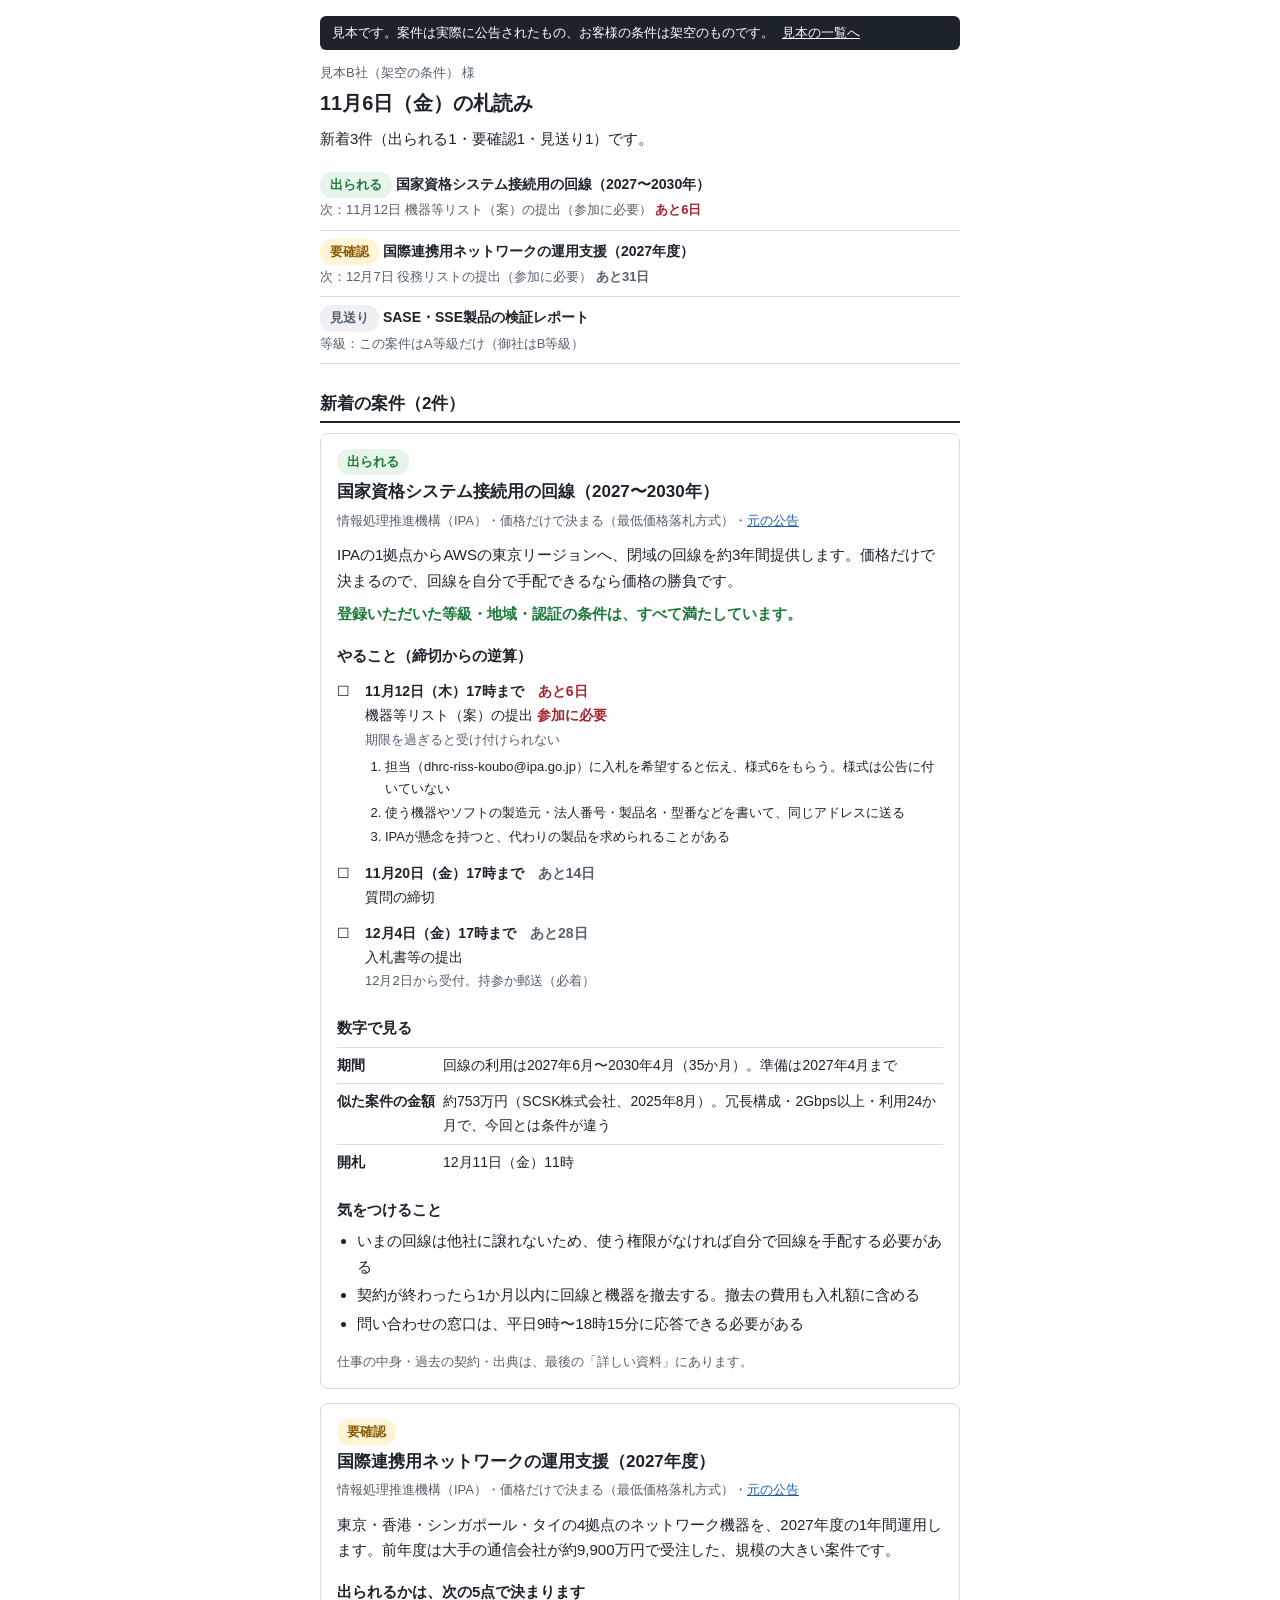
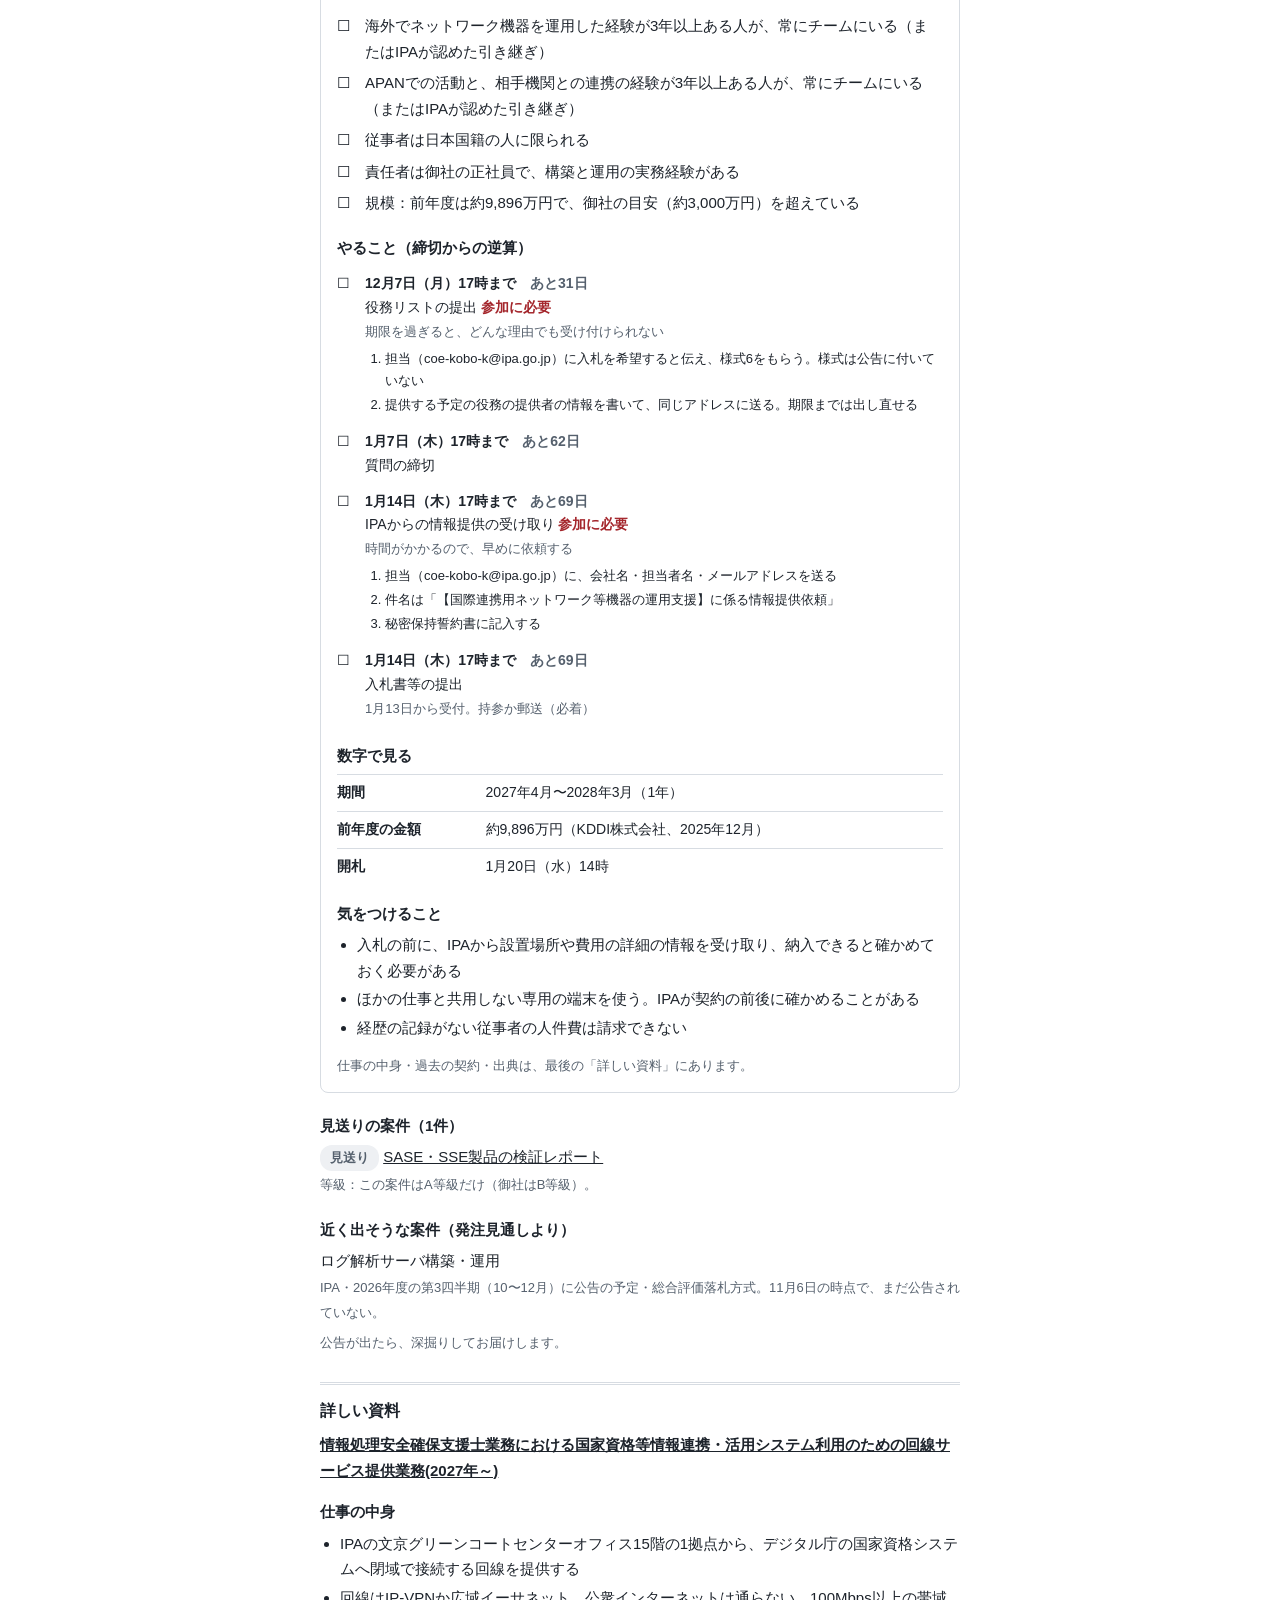
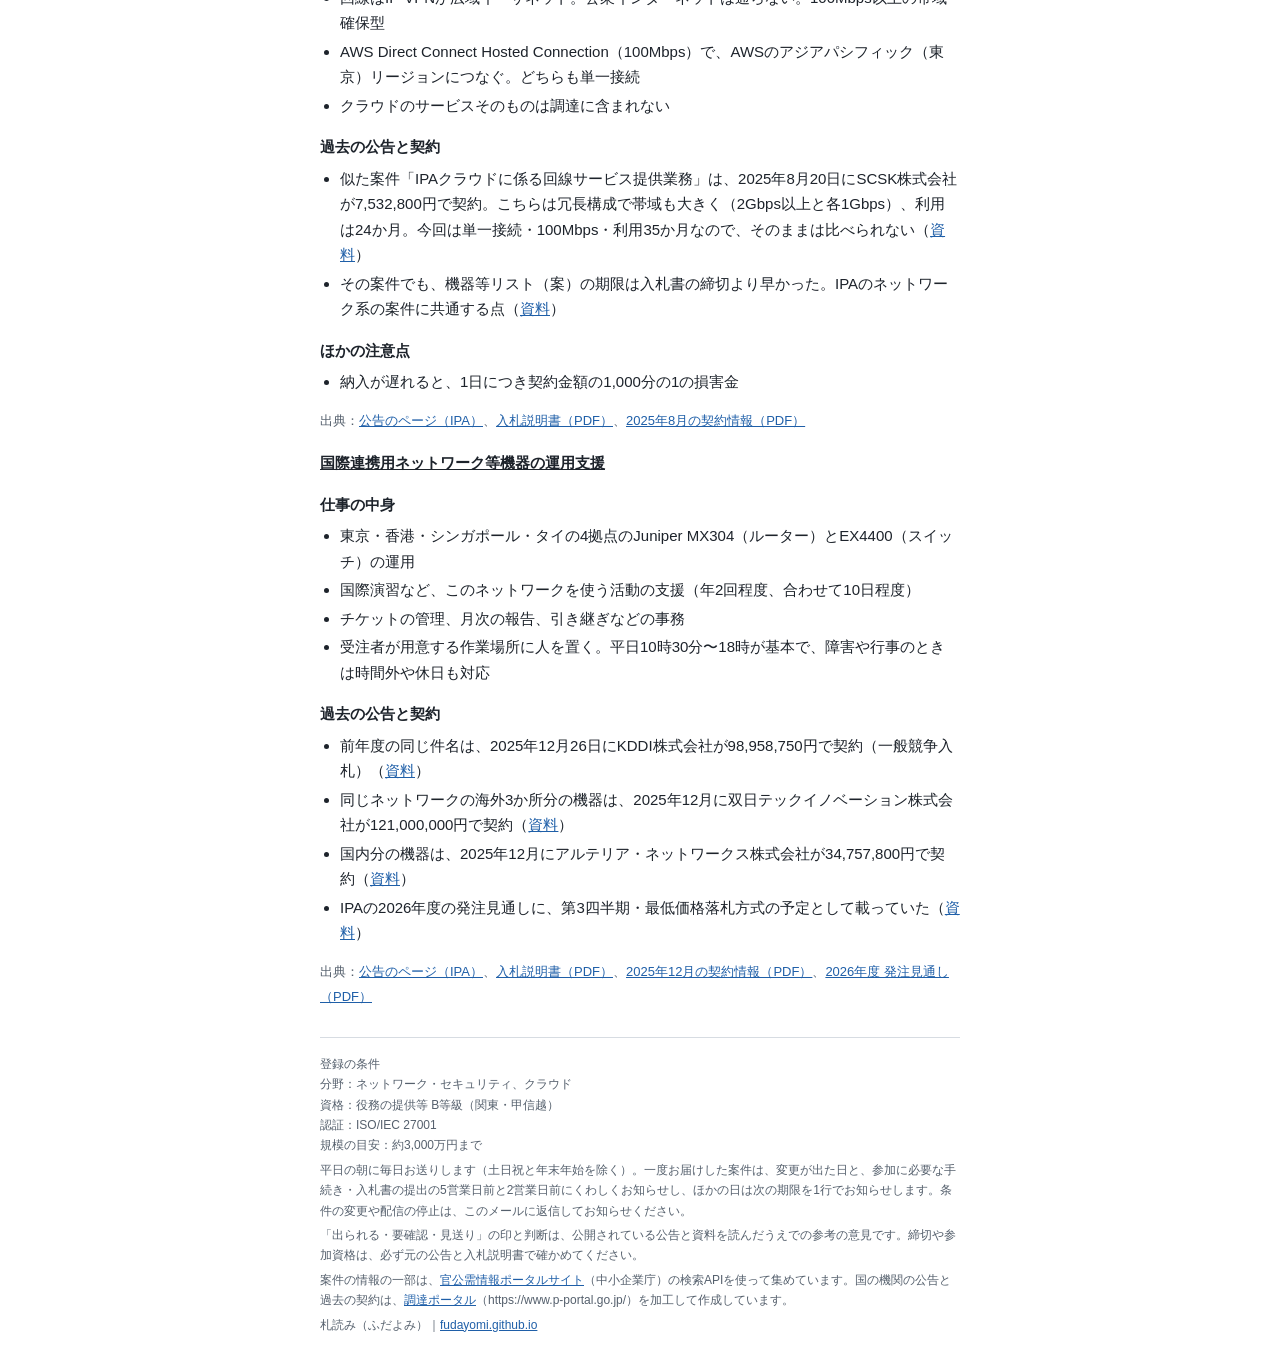
<file: samples/mail-new.html>
<!doctype html><html lang="ja"><head><meta charset="utf-8"><meta name="viewport" content="width=device-width,initial-scale=1"><title>【札読み】11月6日：新着3件（出られる1・要確認1・見送り1）</title></head><body style="margin:0;background:#ffffff;color:#1d232b;font-family:'Hiragino Sans','Noto Sans JP','Yu Gothic UI',Meiryo,sans-serif;font-size:15px;line-height:1.7;"><div style="display:none;max-height:0;overflow:hidden;">11月12日（木）17時までに機器等リスト（案）の提出（国家資格システム接続用の回線）</div><div style="max-width:640px;margin:0 auto;padding:16px;"><div style="background:#1d232b;color:#fff;font-size:13px;padding:6px 12px;border-radius:6px;margin:0 0 12px;">見本です。案件は実際に公告されたもの、お客様の条件は架空のものです。<a href="./" style="color:#fff;margin-left:8px;">見本の一覧へ</a></div><p style="margin:0 0 2px;font-size:13px;color:#55606d;">見本B社（架空の条件） 様</p><h1 style="font-size:20px;margin:0 0 6px;">11月6日（金）の札読み</h1><p style="margin:0 0 12px;">新着3件（出られる1・要確認1・見送り1）です。</p><table style="border-collapse:collapse;width:100%;font-size:14px;margin:0 0 8px;"><tr><td style="padding:8px 0;border-bottom:1px solid #d7dce2;"><span data-mark="出られる" style="display:inline-block;padding:2px 10px;border-radius:12px;font-weight:700;font-size:13px;color:#1e7a3a;background:#e6f4ea;">出られる</span> <b>国家資格システム接続用の回線（2027〜2030年）</b><br><span style="font-size:13px;color:#55606d;">次：11月12日 機器等リスト（案）の提出（参加に必要） <span style="font-weight:700;white-space:nowrap;color:#a4262c;">あと6日</span></span></td></tr><tr><td style="padding:8px 0;border-bottom:1px solid #d7dce2;"><span data-mark="要確認" style="display:inline-block;padding:2px 10px;border-radius:12px;font-weight:700;font-size:13px;color:#8a5a00;background:#fff4d6;">要確認</span> <b>国際連携用ネットワークの運用支援（2027年度）</b><br><span style="font-size:13px;color:#55606d;">次：12月7日 役務リストの提出（参加に必要） <span style="font-weight:700;white-space:nowrap;color:#55606d;">あと31日</span></span></td></tr><tr><td style="padding:8px 0;border-bottom:1px solid #d7dce2;"><span data-mark="見送り" style="display:inline-block;padding:2px 10px;border-radius:12px;font-weight:700;font-size:13px;color:#55606d;background:#eef0f3;">見送り</span> <b>SASE・SSE製品の検証レポート</b><br><span style="font-size:13px;color:#55606d;">等級：この案件はA等級だけ（御社はB等級）</span></td></tr></table><p style="margin:26px 0 10px;font-weight:700;font-size:17px;border-bottom:2px solid #1d232b;padding-bottom:2px;">新着の案件（2件）</p><div id="case-ipa-20261030" style="border:1px solid #d7dce2;border-radius:8px;padding:14px 16px;margin:0 0 14px;"><p style="margin:0 0 4px;"><span style="display:inline-block;padding:2px 10px;border-radius:12px;font-weight:700;font-size:13px;color:#1e7a3a;background:#e6f4ea;">出られる</span></p><h2 style="margin:0 0 2px;font-size:17px;line-height:1.5;">国家資格システム接続用の回線（2027〜2030年）</h2><p style="margin:0 0 10px;"><span style="font-size:13px;color:#55606d;">情報処理推進機構（IPA）・価格だけで決まる（最低価格落札方式）・<a href="https://www.ipa.go.jp/choutatsu/nyusatsu/2026/nyusatsu20261030.html" style="color:#1f5fa8;">元の公告</a></span></p><p style="margin:0 0 8px;">IPAの1拠点からAWSの東京リージョンへ、閉域の回線を約3年間提供します。価格だけで決まるので、回線を自分で手配できるなら価格の勝負です。</p><p style="margin:0 0 8px;color:#1e7a3a;font-weight:700;">登録いただいた等級・地域・認証の条件は、すべて満たしています。</p><p style="margin:16px 0 6px;font-weight:700;font-size:15px;">やること（締切からの逆算）</p><table style="border-collapse:collapse;width:100%;font-size:14px;"><tr><td style="padding:6px 8px 6px 0;vertical-align:top;width:20px;">☐</td><td style="padding:6px 0;vertical-align:top;"><b>11月12日（木）17時まで</b>　<span style="font-weight:700;white-space:nowrap;color:#a4262c;">あと6日</span><br>機器等リスト（案）の提出 <span style="color:#a4262c;font-weight:700;white-space:nowrap;">参加に必要</span><br><span style="font-size:13px;color:#55606d;">期限を過ぎると受け付けられない</span><ol style="margin:4px 0 2px;padding-left:20px;font-size:13px;color:#1d232b;"><li style="margin:2px 0;">担当（dhrc-riss-koubo@ipa.go.jp）に入札を希望すると伝え、様式6をもらう。様式は公告に付いていない</li><li style="margin:2px 0;">使う機器やソフトの製造元・法人番号・製品名・型番などを書いて、同じアドレスに送る</li><li style="margin:2px 0;">IPAが懸念を持つと、代わりの製品を求められることがある</li></ol></td></tr><tr><td style="padding:6px 8px 6px 0;vertical-align:top;width:20px;">☐</td><td style="padding:6px 0;vertical-align:top;"><b>11月20日（金）17時まで</b>　<span style="font-weight:700;white-space:nowrap;color:#55606d;">あと14日</span><br>質問の締切</td></tr><tr><td style="padding:6px 8px 6px 0;vertical-align:top;width:20px;">☐</td><td style="padding:6px 0;vertical-align:top;"><b>12月4日（金）17時まで</b>　<span style="font-weight:700;white-space:nowrap;color:#55606d;">あと28日</span><br>入札書等の提出<br><span style="font-size:13px;color:#55606d;">12月2日から受付。持参か郵送（必着）</span></td></tr></table><p style="margin:16px 0 6px;font-weight:700;font-size:15px;">数字で見る</p><table style="border-collapse:collapse;width:100%;font-size:14px;"><tr><td style="padding:6px 8px 6px 0;border-top:1px solid #d7dce2;vertical-align:top;white-space:nowrap;font-weight:700;">期間</td><td style="padding:6px 0;border-top:1px solid #d7dce2;">回線の利用は2027年6月〜2030年4月（35か月）。準備は2027年4月まで</td></tr><tr><td style="padding:6px 8px 6px 0;border-top:1px solid #d7dce2;vertical-align:top;white-space:nowrap;font-weight:700;">似た案件の金額</td><td style="padding:6px 0;border-top:1px solid #d7dce2;">約753万円（SCSK株式会社、2025年8月）。冗長構成・2Gbps以上・利用24か月で、今回とは条件が違う</td></tr><tr><td style="padding:6px 8px 6px 0;border-top:1px solid #d7dce2;vertical-align:top;white-space:nowrap;font-weight:700;">開札</td><td style="padding:6px 0;border-top:1px solid #d7dce2;">12月11日（金）11時</td></tr></table><p style="margin:16px 0 6px;font-weight:700;font-size:15px;">気をつけること</p><ul style="margin:4px 0 12px;padding-left:20px;"><li style="margin:3px 0;">いまの回線は他社に譲れないため、使う権限がなければ自分で回線を手配する必要がある</li><li style="margin:3px 0;">契約が終わったら1か月以内に回線と機器を撤去する。撤去の費用も入札額に含める</li><li style="margin:3px 0;">問い合わせの窓口は、平日9時〜18時15分に応答できる必要がある</li></ul><p style="margin:8px 0 0;"><span style="font-size:13px;color:#55606d;">仕事の中身・過去の契約・出典は、最後の「詳しい資料」にあります。</span></p></div><div id="case-ipa-20261028" style="border:1px solid #d7dce2;border-radius:8px;padding:14px 16px;margin:0 0 14px;"><p style="margin:0 0 4px;"><span style="display:inline-block;padding:2px 10px;border-radius:12px;font-weight:700;font-size:13px;color:#8a5a00;background:#fff4d6;">要確認</span></p><h2 style="margin:0 0 2px;font-size:17px;line-height:1.5;">国際連携用ネットワークの運用支援（2027年度）</h2><p style="margin:0 0 10px;"><span style="font-size:13px;color:#55606d;">情報処理推進機構（IPA）・価格だけで決まる（最低価格落札方式）・<a href="https://www.ipa.go.jp/choutatsu/nyusatsu/2026/nyusatsu20261028.html" style="color:#1f5fa8;">元の公告</a></span></p><p style="margin:0 0 8px;">東京・香港・シンガポール・タイの4拠点のネットワーク機器を、2027年度の1年間運用します。前年度は大手の通信会社が約9,900万円で受注した、規模の大きい案件です。</p><p style="margin:16px 0 6px;font-weight:700;font-size:15px;">出られるかは、次の5点で決まります</p><table style="border-collapse:collapse;width:100%;"><tr><td style="padding:3px 8px 3px 0;vertical-align:top;width:20px;">☐</td><td style="padding:3px 0;">海外でネットワーク機器を運用した経験が3年以上ある人が、常にチームにいる（またはIPAが認めた引き継ぎ）</td></tr><tr><td style="padding:3px 8px 3px 0;vertical-align:top;width:20px;">☐</td><td style="padding:3px 0;">APANでの活動と、相手機関との連携の経験が3年以上ある人が、常にチームにいる（またはIPAが認めた引き継ぎ）</td></tr><tr><td style="padding:3px 8px 3px 0;vertical-align:top;width:20px;">☐</td><td style="padding:3px 0;">従事者は日本国籍の人に限られる</td></tr><tr><td style="padding:3px 8px 3px 0;vertical-align:top;width:20px;">☐</td><td style="padding:3px 0;">責任者は御社の正社員で、構築と運用の実務経験がある</td></tr><tr><td style="padding:3px 8px 3px 0;vertical-align:top;width:20px;">☐</td><td style="padding:3px 0;">規模：前年度は約9,896万円で、御社の目安（約3,000万円）を超えている</td></tr></table><p style="margin:16px 0 6px;font-weight:700;font-size:15px;">やること（締切からの逆算）</p><table style="border-collapse:collapse;width:100%;font-size:14px;"><tr><td style="padding:6px 8px 6px 0;vertical-align:top;width:20px;">☐</td><td style="padding:6px 0;vertical-align:top;"><b>12月7日（月）17時まで</b>　<span style="font-weight:700;white-space:nowrap;color:#55606d;">あと31日</span><br>役務リストの提出 <span style="color:#a4262c;font-weight:700;white-space:nowrap;">参加に必要</span><br><span style="font-size:13px;color:#55606d;">期限を過ぎると、どんな理由でも受け付けられない</span><ol style="margin:4px 0 2px;padding-left:20px;font-size:13px;color:#1d232b;"><li style="margin:2px 0;">担当（coe-kobo-k@ipa.go.jp）に入札を希望すると伝え、様式6をもらう。様式は公告に付いていない</li><li style="margin:2px 0;">提供する予定の役務の提供者の情報を書いて、同じアドレスに送る。期限までは出し直せる</li></ol></td></tr><tr><td style="padding:6px 8px 6px 0;vertical-align:top;width:20px;">☐</td><td style="padding:6px 0;vertical-align:top;"><b>1月7日（木）17時まで</b>　<span style="font-weight:700;white-space:nowrap;color:#55606d;">あと62日</span><br>質問の締切</td></tr><tr><td style="padding:6px 8px 6px 0;vertical-align:top;width:20px;">☐</td><td style="padding:6px 0;vertical-align:top;"><b>1月14日（木）17時まで</b>　<span style="font-weight:700;white-space:nowrap;color:#55606d;">あと69日</span><br>IPAからの情報提供の受け取り <span style="color:#a4262c;font-weight:700;white-space:nowrap;">参加に必要</span><br><span style="font-size:13px;color:#55606d;">時間がかかるので、早めに依頼する</span><ol style="margin:4px 0 2px;padding-left:20px;font-size:13px;color:#1d232b;"><li style="margin:2px 0;">担当（coe-kobo-k@ipa.go.jp）に、会社名・担当者名・メールアドレスを送る</li><li style="margin:2px 0;">件名は「【国際連携用ネットワーク等機器の運用支援】に係る情報提供依頼」</li><li style="margin:2px 0;">秘密保持誓約書に記入する</li></ol></td></tr><tr><td style="padding:6px 8px 6px 0;vertical-align:top;width:20px;">☐</td><td style="padding:6px 0;vertical-align:top;"><b>1月14日（木）17時まで</b>　<span style="font-weight:700;white-space:nowrap;color:#55606d;">あと69日</span><br>入札書等の提出<br><span style="font-size:13px;color:#55606d;">1月13日から受付。持参か郵送（必着）</span></td></tr></table><p style="margin:16px 0 6px;font-weight:700;font-size:15px;">数字で見る</p><table style="border-collapse:collapse;width:100%;font-size:14px;"><tr><td style="padding:6px 8px 6px 0;border-top:1px solid #d7dce2;vertical-align:top;white-space:nowrap;font-weight:700;">期間</td><td style="padding:6px 0;border-top:1px solid #d7dce2;">2027年4月〜2028年3月（1年）</td></tr><tr><td style="padding:6px 8px 6px 0;border-top:1px solid #d7dce2;vertical-align:top;white-space:nowrap;font-weight:700;">前年度の金額</td><td style="padding:6px 0;border-top:1px solid #d7dce2;">約9,896万円（KDDI株式会社、2025年12月）</td></tr><tr><td style="padding:6px 8px 6px 0;border-top:1px solid #d7dce2;vertical-align:top;white-space:nowrap;font-weight:700;">開札</td><td style="padding:6px 0;border-top:1px solid #d7dce2;">1月20日（水）14時</td></tr></table><p style="margin:16px 0 6px;font-weight:700;font-size:15px;">気をつけること</p><ul style="margin:4px 0 12px;padding-left:20px;"><li style="margin:3px 0;">入札の前に、IPAから設置場所や費用の詳細の情報を受け取り、納入できると確かめておく必要がある</li><li style="margin:3px 0;">ほかの仕事と共用しない専用の端末を使う。IPAが契約の前後に確かめることがある</li><li style="margin:3px 0;">経歴の記録がない従事者の人件費は請求できない</li></ul><p style="margin:8px 0 0;"><span style="font-size:13px;color:#55606d;">仕事の中身・過去の契約・出典は、最後の「詳しい資料」にあります。</span></p></div><p style="margin:20px 0 6px;font-weight:700;">見送りの案件（1件）</p><p id="case-ipa-20261022" style="margin:2px 0;"><span style="display:inline-block;padding:2px 10px;border-radius:12px;font-weight:700;font-size:13px;color:#55606d;background:#eef0f3;">見送り</span> <a href="https://www.ipa.go.jp/choutatsu/nyusatsu/2026/nyusatsu20261022.html" style="color:#1d232b;">SASE・SSE製品の検証レポート</a><br><span style="font-size:13px;color:#55606d;">等級：この案件はA等級だけ（御社はB等級）。</span></p><p style="margin:20px 0 6px;font-weight:700;">近く出そうな案件（発注見通しより）</p><p style="margin:4px 0;">ログ解析サーバ構築・運用<br><span style="font-size:13px;color:#55606d;">IPA・2026年度の第3四半期（10〜12月）に公告の予定・総合評価落札方式。11月6日の時点で、まだ公告されていない。</span></p><p style="margin:4px 0 0;"><span style="font-size:13px;color:#55606d;">公告が出たら、深掘りしてお届けします。</span></p><div data-appendix="1" style="margin-top:28px;padding-top:12px;border-top:3px double #d7dce2;"><p style="margin:0 0 8px;font-weight:700;font-size:16px;">詳しい資料</p><div style="margin:0 0 18px;"><p style="margin:0 0 4px;font-weight:700;"><a href="https://www.ipa.go.jp/choutatsu/nyusatsu/2026/nyusatsu20261030.html" style="color:#1d232b;">情報処理安全確保支援士業務における国家資格等情報連携・活用システム利用のための回線サービス提供業務(2027年～)</a></p><p style="margin:16px 0 6px;font-weight:700;font-size:15px;">仕事の中身</p><ul style="margin:4px 0 12px;padding-left:20px;"><li style="margin:3px 0;">IPAの文京グリーンコートセンターオフィス15階の1拠点から、デジタル庁の国家資格システムへ閉域で接続する回線を提供する</li><li style="margin:3px 0;">回線はIP-VPNか広域イーサネット。公衆インターネットは通らない。100Mbps以上の帯域確保型</li><li style="margin:3px 0;">AWS Direct Connect Hosted Connection（100Mbps）で、AWSのアジアパシフィック（東京）リージョンにつなぐ。どちらも単一接続</li><li style="margin:3px 0;">クラウドのサービスそのものは調達に含まれない</li></ul><p style="margin:16px 0 6px;font-weight:700;font-size:15px;">過去の公告と契約</p><ul style="margin:4px 0 12px;padding-left:20px;"><li style="margin:3px 0;">似た案件「IPAクラウドに係る回線サービス提供業務」は、2025年8月20日にSCSK株式会社が7,532,800円で契約。こちらは冗長構成で帯域も大きく（2Gbps以上と各1Gbps）、利用は24か月。今回は単一接続・100Mbps・利用35か月なので、そのままは比べられない（<a href="https://www.ipa.go.jp/choutatsu/zuikei/nl10bi000000597d-att/keiyaku202508.pdf" style="color:#1f5fa8;">資料</a>）</li><li style="margin:3px 0;">その案件でも、機器等リスト（案）の期限は入札書の締切より早かった。IPAのネットワーク系の案件に共通する点（<a href="https://www.ipa.go.jp/choutatsu/nyusatsu/2025/tbl5kb00000041qq-att/nyusatsu20250627.pdf" style="color:#1f5fa8;">資料</a>）</li></ul><p style="margin:16px 0 6px;font-weight:700;font-size:15px;">ほかの注意点</p><ul style="margin:4px 0 12px;padding-left:20px;"><li style="margin:3px 0;">納入が遅れると、1日につき契約金額の1,000分の1の損害金</li></ul><p style="margin:4px 0 0;"><span style="font-size:13px;color:#55606d;">出典：<a href="https://www.ipa.go.jp/choutatsu/nyusatsu/2026/nyusatsu20261030.html" style="color:#1f5fa8;">公告のページ（IPA）</a>、<a href="https://www.ipa.go.jp/choutatsu/nyusatsu/2026/rqr7mi000000d03z-att/nyusatsu20261030.pdf" style="color:#1f5fa8;">入札説明書（PDF）</a>、<a href="https://www.ipa.go.jp/choutatsu/zuikei/nl10bi000000597d-att/keiyaku202508.pdf" style="color:#1f5fa8;">2025年8月の契約情報（PDF）</a></span></p></div><div style="margin:0 0 18px;"><p style="margin:0 0 4px;font-weight:700;"><a href="https://www.ipa.go.jp/choutatsu/nyusatsu/2026/nyusatsu20261028.html" style="color:#1d232b;">国際連携用ネットワーク等機器の運用支援</a></p><p style="margin:16px 0 6px;font-weight:700;font-size:15px;">仕事の中身</p><ul style="margin:4px 0 12px;padding-left:20px;"><li style="margin:3px 0;">東京・香港・シンガポール・タイの4拠点のJuniper MX304（ルーター）とEX4400（スイッチ）の運用</li><li style="margin:3px 0;">国際演習など、このネットワークを使う活動の支援（年2回程度、合わせて10日程度）</li><li style="margin:3px 0;">チケットの管理、月次の報告、引き継ぎなどの事務</li><li style="margin:3px 0;">受注者が用意する作業場所に人を置く。平日10時30分〜18時が基本で、障害や行事のときは時間外や休日も対応</li></ul><p style="margin:16px 0 6px;font-weight:700;font-size:15px;">過去の公告と契約</p><ul style="margin:4px 0 12px;padding-left:20px;"><li style="margin:3px 0;">前年度の同じ件名は、2025年12月26日にKDDI株式会社が98,958,750円で契約（一般競争入札）（<a href="https://www.ipa.go.jp/choutatsu/zuikei/nl10bi000000597d-att/keiyaku202512.pdf" style="color:#1f5fa8;">資料</a>）</li><li style="margin:3px 0;">同じネットワークの海外3か所分の機器は、2025年12月に双日テックイノベーション株式会社が121,000,000円で契約（<a href="https://www.ipa.go.jp/choutatsu/zuikei/nl10bi000000597d-att/keiyaku202512.pdf" style="color:#1f5fa8;">資料</a>）</li><li style="margin:3px 0;">国内分の機器は、2025年12月にアルテリア・ネットワークス株式会社が34,757,800円で契約（<a href="https://www.ipa.go.jp/choutatsu/zuikei/nl10bi000000597d-att/keiyaku202512.pdf" style="color:#1f5fa8;">資料</a>）</li><li style="margin:3px 0;">IPAの2026年度の発注見通しに、第3四半期・最低価格落札方式の予定として載っていた（<a href="https://www.ipa.go.jp/choutatsu/zuikei/ngi93u000000iq54-att/2026_IPA_hattyuu_20260610.pdf" style="color:#1f5fa8;">資料</a>）</li></ul><p style="margin:4px 0 0;"><span style="font-size:13px;color:#55606d;">出典：<a href="https://www.ipa.go.jp/choutatsu/nyusatsu/2026/nyusatsu20261028.html" style="color:#1f5fa8;">公告のページ（IPA）</a>、<a href="https://www.ipa.go.jp/choutatsu/nyusatsu/2026/rqr7mi000000ce5n-att/nyusatsu20261028.pdf" style="color:#1f5fa8;">入札説明書（PDF）</a>、<a href="https://www.ipa.go.jp/choutatsu/zuikei/nl10bi000000597d-att/keiyaku202512.pdf" style="color:#1f5fa8;">2025年12月の契約情報（PDF）</a>、<a href="https://www.ipa.go.jp/choutatsu/zuikei/ngi93u000000iq54-att/2026_IPA_hattyuu_20260610.pdf" style="color:#1f5fa8;">2026年度 発注見通し（PDF）</a></span></p></div></div><div style="margin-top:28px;padding-top:12px;border-top:1px solid #d7dce2;font-size:12px;color:#55606d;"><p style="margin:4px 0;">登録の条件<br>分野：ネットワーク・セキュリティ、クラウド<br>資格：役務の提供等 B等級（関東・甲信越）<br>認証：ISO/IEC 27001<br>規模の目安：約3,000万円まで</p><p style="margin:4px 0;">平日の朝に毎日お送りします（土日祝と年末年始を除く）。一度お届けした案件は、変更が出た日と、参加に必要な手続き・入札書の提出の5営業日前と2営業日前にくわしくお知らせし、ほかの日は次の期限を1行でお知らせします。条件の変更や配信の停止は、このメールに返信してお知らせください。</p><p style="margin:4px 0;">「出られる・要確認・見送り」の印と判断は、公開されている公告と資料を読んだうえでの参考の意見です。締切や参加資格は、必ず元の公告と入札説明書で確かめてください。</p><p style="margin:4px 0;">案件の情報の一部は、<a href="https://www.kkj.go.jp/s/" style="color:#1f5fa8;">官公需情報ポータルサイト</a>（中小企業庁）の検索APIを使って集めています。国の機関の公告と過去の契約は、<a href="https://www.p-portal.go.jp/" style="color:#1f5fa8;">調達ポータル</a>（https://www.p-portal.go.jp/）を加工して作成しています。</p><p style="margin:4px 0;">札読み（ふだよみ）｜<a href="https://fudayomi.github.io/" style="color:#1f5fa8;">fudayomi.github.io</a></p></div></div></body></html>
</file>
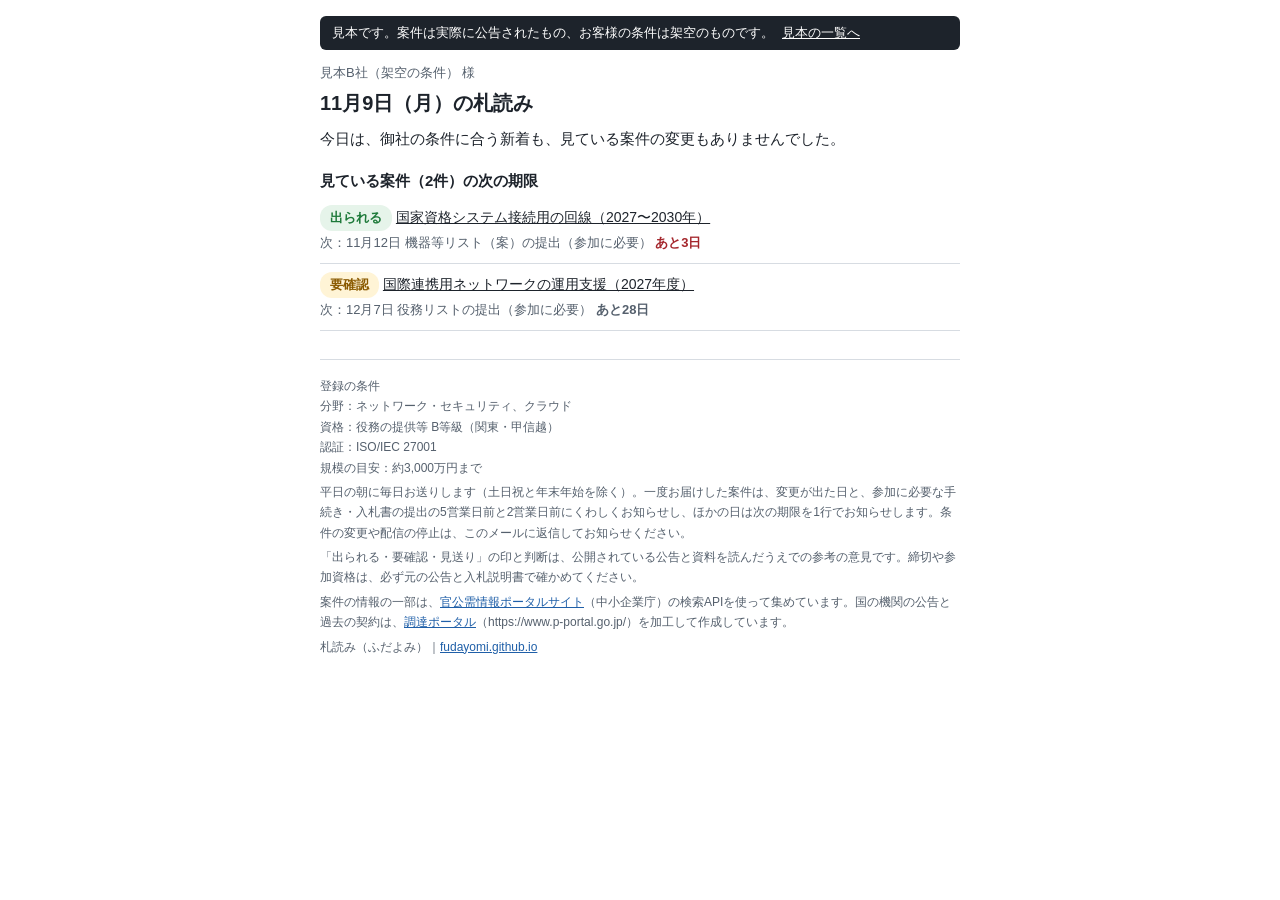
<file: samples/mail-quiet.html>
<!doctype html><html lang="ja"><head><meta charset="utf-8"><meta name="viewport" content="width=device-width,initial-scale=1"><title>【札読み】11月9日：新着・変更なし</title></head><body style="margin:0;background:#ffffff;color:#1d232b;font-family:'Hiragino Sans','Noto Sans JP','Yu Gothic UI',Meiryo,sans-serif;font-size:15px;line-height:1.7;"><div style="display:none;max-height:0;overflow:hidden;">次の期限：11月12日（木）17時 機器等リスト（案）の提出（国家資格システム接続用の回線）</div><div style="max-width:640px;margin:0 auto;padding:16px;"><div style="background:#1d232b;color:#fff;font-size:13px;padding:6px 12px;border-radius:6px;margin:0 0 12px;">見本です。案件は実際に公告されたもの、お客様の条件は架空のものです。<a href="./" style="color:#fff;margin-left:8px;">見本の一覧へ</a></div><p style="margin:0 0 2px;font-size:13px;color:#55606d;">見本B社（架空の条件） 様</p><h1 style="font-size:20px;margin:0 0 6px;">11月9日（月）の札読み</h1><p style="margin:0 0 12px;">今日は、御社の条件に合う新着も、見ている案件の変更もありませんでした。</p><p style="margin:16px 0 4px;font-weight:700;">見ている案件（2件）の次の期限</p><table style="border-collapse:collapse;width:100%;font-size:14px;margin:0 0 8px;"><tr><td style="padding:8px 0;border-bottom:1px solid #d7dce2;"><span data-mark="出られる" style="display:inline-block;padding:2px 10px;border-radius:12px;font-weight:700;font-size:13px;color:#1e7a3a;background:#e6f4ea;">出られる</span> <a href="https://www.ipa.go.jp/choutatsu/nyusatsu/2026/nyusatsu20261030.html" style="color:#1d232b;">国家資格システム接続用の回線（2027〜2030年）</a><br><span style="font-size:13px;color:#55606d;">次：11月12日 機器等リスト（案）の提出（参加に必要） <span style="font-weight:700;white-space:nowrap;color:#a4262c;">あと3日</span></span></td></tr><tr><td style="padding:8px 0;border-bottom:1px solid #d7dce2;"><span data-mark="要確認" style="display:inline-block;padding:2px 10px;border-radius:12px;font-weight:700;font-size:13px;color:#8a5a00;background:#fff4d6;">要確認</span> <a href="https://www.ipa.go.jp/choutatsu/nyusatsu/2026/nyusatsu20261028.html" style="color:#1d232b;">国際連携用ネットワークの運用支援（2027年度）</a><br><span style="font-size:13px;color:#55606d;">次：12月7日 役務リストの提出（参加に必要） <span style="font-weight:700;white-space:nowrap;color:#55606d;">あと28日</span></span></td></tr></table><div style="margin-top:28px;padding-top:12px;border-top:1px solid #d7dce2;font-size:12px;color:#55606d;"><p style="margin:4px 0;">登録の条件<br>分野：ネットワーク・セキュリティ、クラウド<br>資格：役務の提供等 B等級（関東・甲信越）<br>認証：ISO/IEC 27001<br>規模の目安：約3,000万円まで</p><p style="margin:4px 0;">平日の朝に毎日お送りします（土日祝と年末年始を除く）。一度お届けした案件は、変更が出た日と、参加に必要な手続き・入札書の提出の5営業日前と2営業日前にくわしくお知らせし、ほかの日は次の期限を1行でお知らせします。条件の変更や配信の停止は、このメールに返信してお知らせください。</p><p style="margin:4px 0;">「出られる・要確認・見送り」の印と判断は、公開されている公告と資料を読んだうえでの参考の意見です。締切や参加資格は、必ず元の公告と入札説明書で確かめてください。</p><p style="margin:4px 0;">案件の情報の一部は、<a href="https://www.kkj.go.jp/s/" style="color:#1f5fa8;">官公需情報ポータルサイト</a>（中小企業庁）の検索APIを使って集めています。国の機関の公告と過去の契約は、<a href="https://www.p-portal.go.jp/" style="color:#1f5fa8;">調達ポータル</a>（https://www.p-portal.go.jp/）を加工して作成しています。</p><p style="margin:4px 0;">札読み（ふだよみ）｜<a href="https://fudayomi.github.io/" style="color:#1f5fa8;">fudayomi.github.io</a></p></div></div></body></html>
</file>
<file: style.css>
:root {
  --ink: #1d232b;
  --quiet: #55606d;
  --line: #d7dce2;
  --paper: #ffffff;
  --band: #f4f6f8;
  --accent: #1f5fa8;
  --accent-ink: #ffffff;
  --mark: #fff4d6;
}

* { box-sizing: border-box; }

html { -webkit-text-size-adjust: 100%; }

body {
  margin: 0;
  background: var(--paper);
  color: var(--ink);
  font-family: "Hiragino Sans", "Hiragino Kaku Gothic ProN", "Noto Sans JP", "Yu Gothic UI", "Meiryo", sans-serif;
  font-size: 16px;
  line-height: 1.8;
}

a { color: var(--accent); text-underline-offset: 3px; }
a:focus-visible, button:focus-visible { outline: 3px solid var(--accent); outline-offset: 2px; }

.skip {
  position: absolute; left: -9999px; top: 0;
  background: var(--ink); color: #fff; padding: 8px 12px;
}
.skip:focus { left: 8px; top: 8px; }

.wrap { max-width: 880px; margin: 0 auto; padding: 0 20px; }

header.site {
  border-bottom: 1px solid var(--line);
}
header.site .wrap {
  display: flex; align-items: baseline; justify-content: space-between;
  gap: 16px; padding-top: 14px; padding-bottom: 14px; flex-wrap: wrap;
}
.brand { font-weight: 700; font-size: 20px; color: var(--ink); text-decoration: none; letter-spacing: .04em; }
.brand small { font-weight: 400; font-size: 13px; color: var(--quiet); margin-left: 8px; letter-spacing: 0; }
nav.site a { margin-left: 16px; font-size: 14px; }
nav.site a:first-child { margin-left: 0; }

.hero { padding: 48px 0 32px; }
.hero h1 { font-size: 30px; line-height: 1.45; margin: 0 0 16px; letter-spacing: .01em; }
.hero p.lead { font-size: 17px; color: var(--quiet); margin: 0 0 24px; max-width: 46em; }

.actions { display: flex; gap: 12px; flex-wrap: wrap; }
.btn {
  display: inline-block; padding: 12px 20px; border-radius: 8px;
  font-weight: 700; text-decoration: none; font-size: 15px; line-height: 1.4;
  border: 2px solid var(--accent);
}
.btn.primary { background: var(--accent); color: var(--accent-ink); }
.btn.secondary { background: transparent; color: var(--accent); }
.btn[aria-disabled="true"] { border-color: var(--line); color: var(--quiet); background: var(--band); cursor: default; }

section { padding: 32px 0; border-top: 1px solid var(--line); }
section h2 { font-size: 22px; margin: 0 0 16px; }
section h3 { font-size: 17px; margin: 24px 0 8px; }

.grid3 { display: grid; grid-template-columns: repeat(3, 1fr); gap: 16px; }
.card { border: 1px solid var(--line); border-radius: 8px; padding: 16px; }
.card h3 { margin-top: 0; }
.card p { margin: 0; color: var(--quiet); font-size: 15px; }

table { width: 100%; border-collapse: collapse; font-size: 15px; }
th, td { text-align: left; vertical-align: top; padding: 10px 12px; border-bottom: 1px solid var(--line); }
thead th { background: var(--band); font-weight: 700; }
tbody th { font-weight: 700; white-space: nowrap; }
.table-scroll { overflow-x: auto; }

.note { background: var(--band); border-radius: 8px; padding: 14px 16px; font-size: 15px; color: var(--quiet); }
.verdict { background: var(--mark); border-radius: 8px; padding: 16px; margin: 0 0 8px; }
.verdict strong { display: block; font-size: 17px; margin-bottom: 4px; }

ol, ul { padding-left: 1.4em; }
li { margin: 4px 0; }

footer.site { border-top: 1px solid var(--line); margin-top: 32px; padding: 24px 0 40px; font-size: 14px; color: var(--quiet); }
footer.site a { margin-right: 16px; }

.meta { font-size: 14px; color: var(--quiet); margin: 0 0 16px; }

@media (max-width: 720px) {
  .hero h1 { font-size: 24px; }
  .grid3 { grid-template-columns: 1fr; }
  nav.site a { margin-left: 12px; }
  tbody th { white-space: normal; min-width: 6.5em; }
  th, td { padding: 10px 8px; }
}

.small { font-size: 13px; color: var(--quiet); }

.cta-row { display: flex; flex-wrap: wrap; gap: 10px; margin: 16px 0 8px; }
</file>
